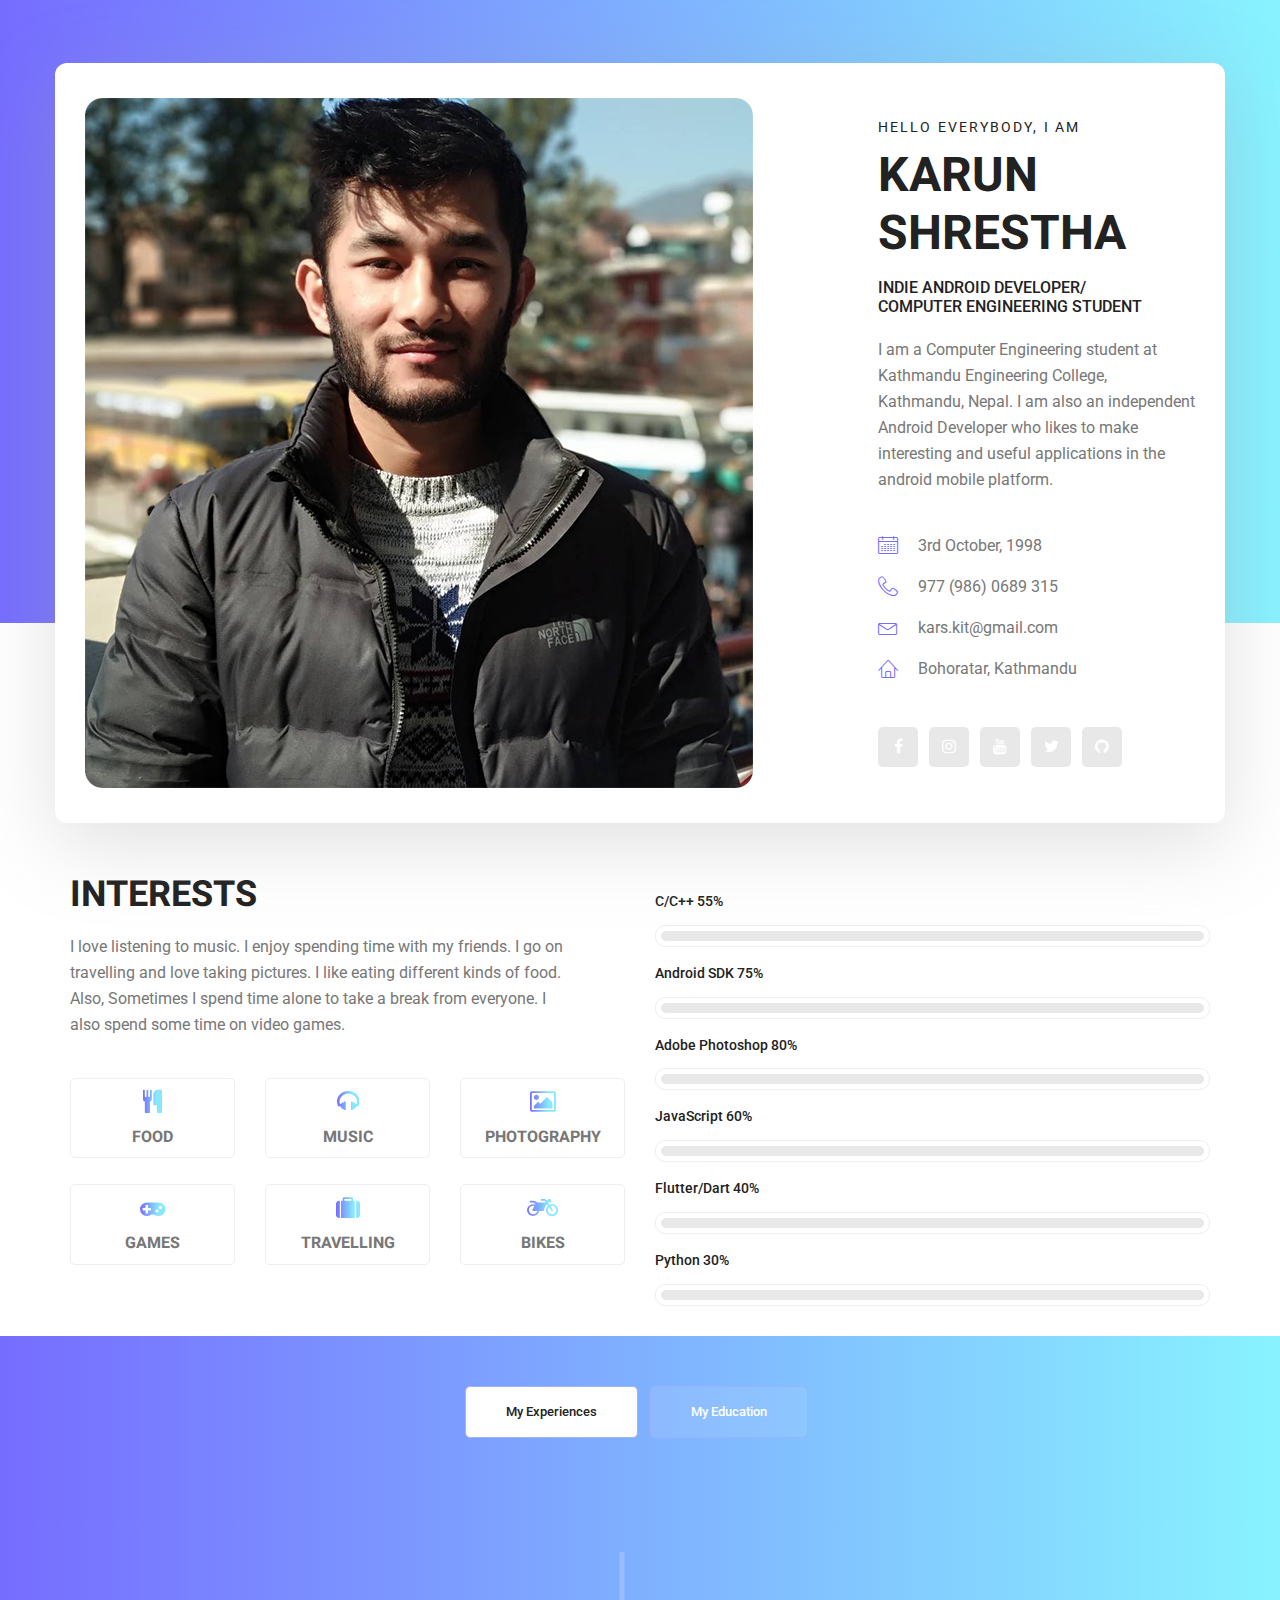
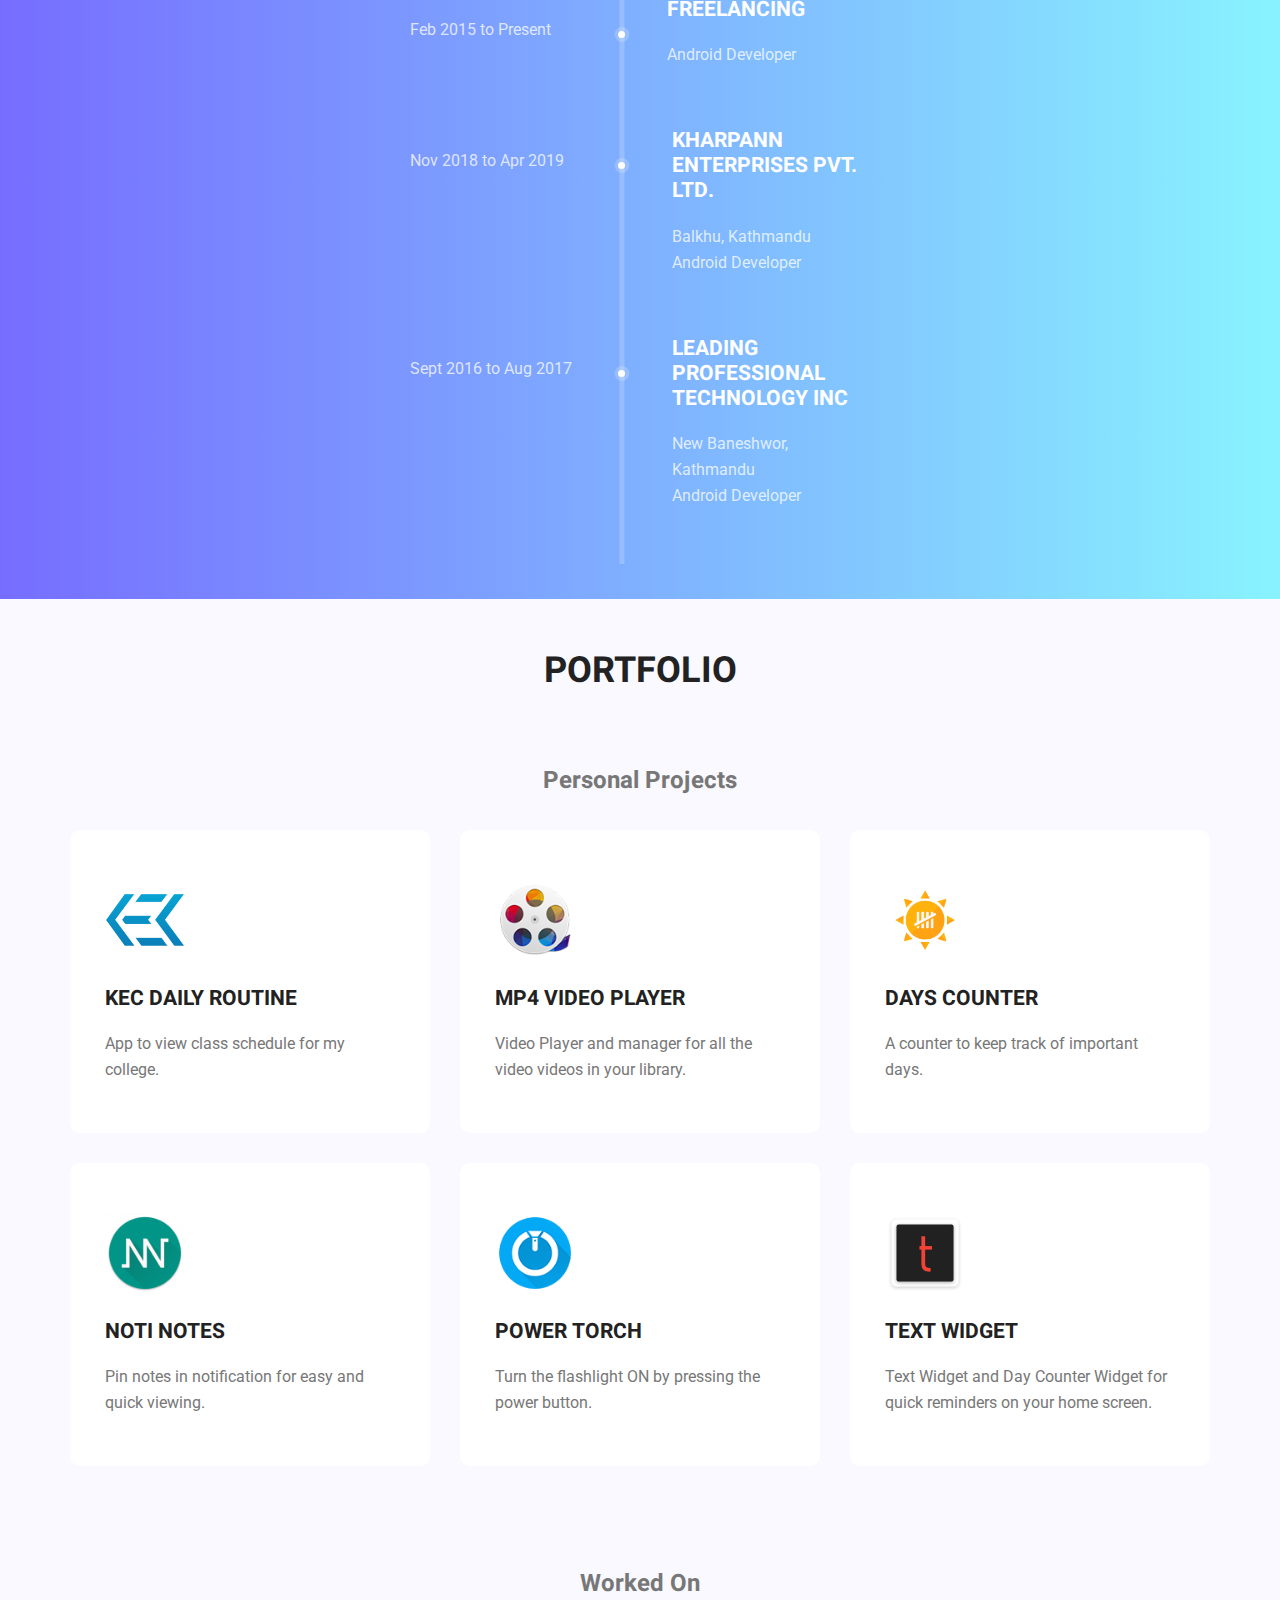
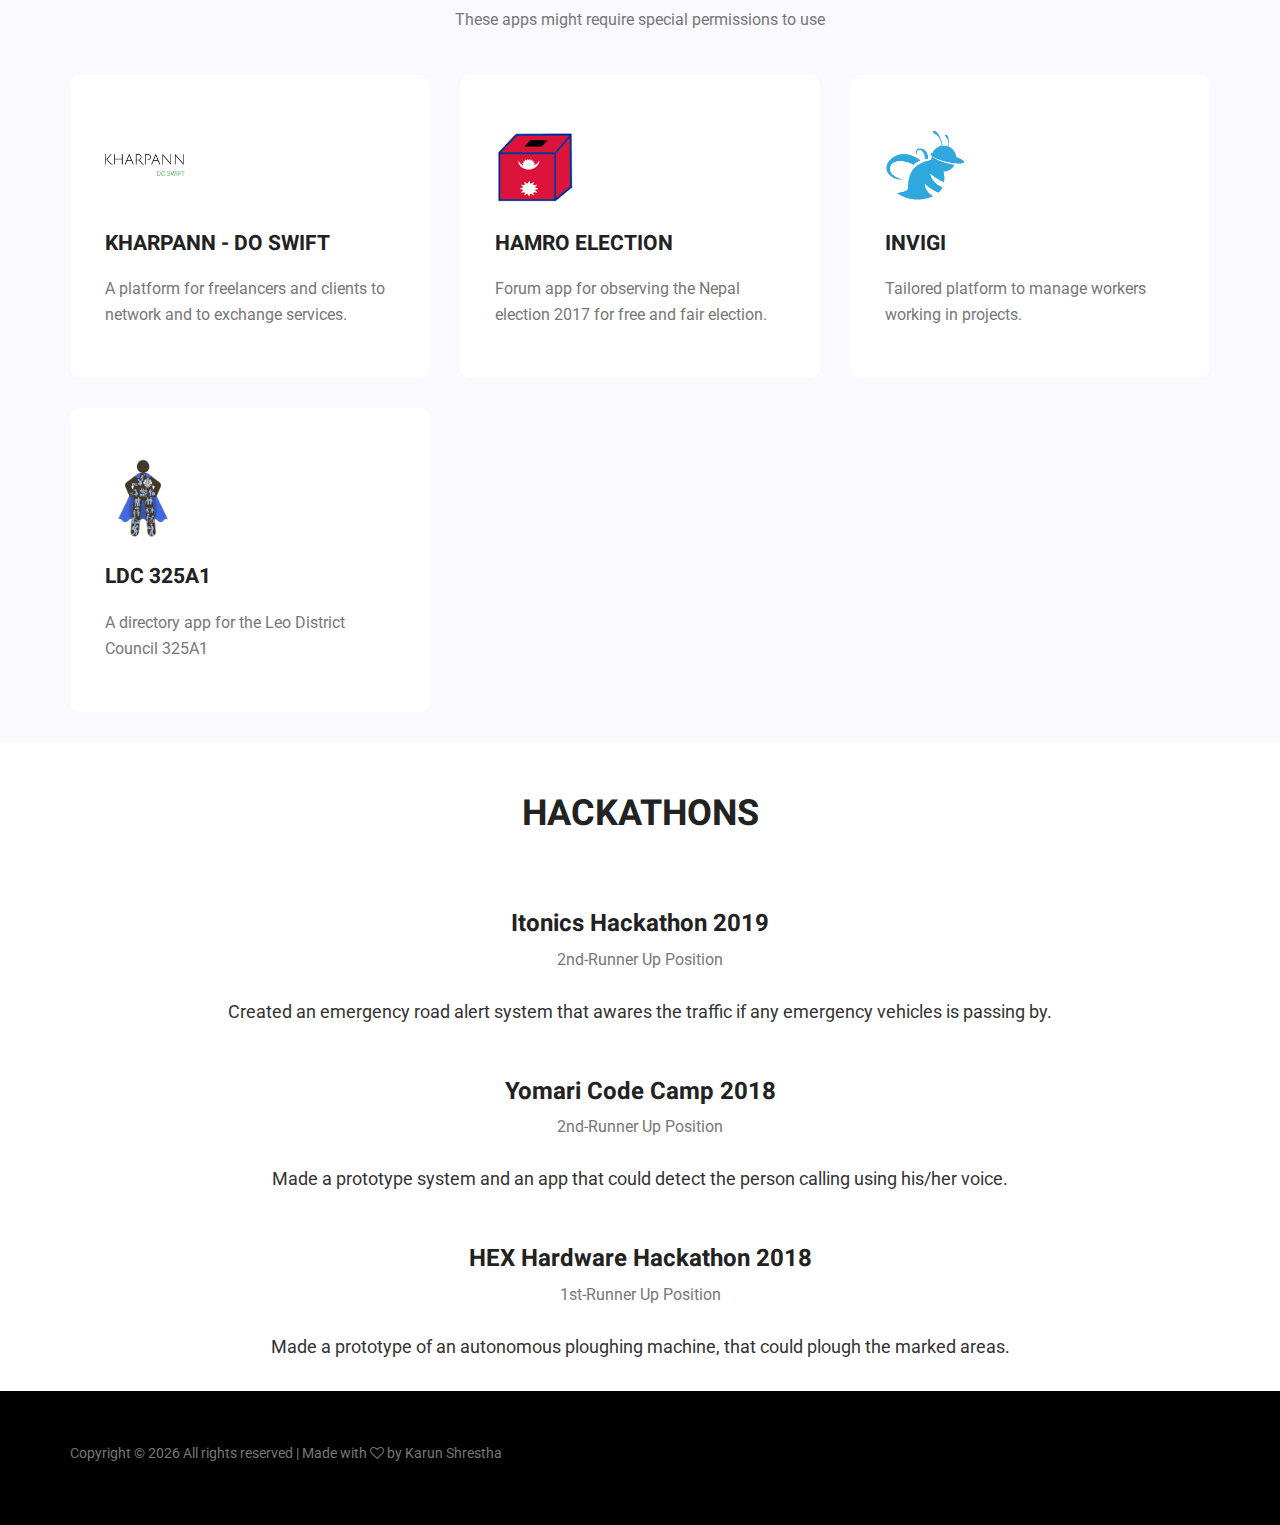
<file: index.html>
<!doctype html>
<html lang="en">
    <head>
        <!-- Required meta tags -->
        <meta charset="utf-8">
        <meta name="viewport" content="width=device-width, initial-scale=1, shrink-to-fit=no">
        <link rel="icon" href="img/favicon.png" type="image/png">
        <title>Karun Shrestha</title>
        <!-- Bootstrap CSS -->
        <link rel="stylesheet" href="css/bootstrap.css">
        <link rel="stylesheet" href="vendors/linericon/style.css">
        <link rel="stylesheet" href="css/font-awesome.min.css">
        <link rel="stylesheet" href="vendors/owl-carousel/owl.carousel.min.css">
        <link rel="stylesheet" href="vendors/lightbox/simpleLightbox.css">
        <link rel="stylesheet" href="vendors/nice-select/css/nice-select.css">
        <link rel="stylesheet" href="vendors/animate-css/animate.css">
        <link rel="stylesheet" href="vendors/popup/magnific-popup.css">
        <link rel="stylesheet" href="vendors/flaticon/flaticon.css">
        <!-- main css -->
        <link rel="stylesheet" href="css/style.css">
        <link rel="stylesheet" href="css/responsive.css">
        <style>
    		img[src="https://cdn.000webhost.com/000webhost/logo/footer-powered-by-000webhost-white2.png"]
    		{
    			display:none;
    		}
    	</style>
        
    </head>
    <body>
        <header>
        <!--================Header Menu Area =================-->
            <div class="main_menu">
            	<nav class="navbar navbar-expand-lg navbar-light">
					<div class="container box_1620">
						<!-- Brand and toggle get grouped for better mobile display -->
						<a class="navbar-brand logo_h" href="index.html"><img src="img/favicon.png" alt=""></a>
						<button class="navbar-toggler" type="button" data-toggle="collapse" data-target="#navbarSupportedContent" aria-controls="navbarSupportedContent" aria-expanded="false" aria-label="Toggle navigation">
							<span class="icon-bar"></span>
							<span class="icon-bar"></span>
							<span class="icon-bar"></span>
						</button>
						<!-- Collect the nav links, forms, and other content for toggling -->
						<div class="collapse navbar-collapse offset" id="navbarSupportedContent">
							<ul class="nav navbar-nav menu_nav ml-auto">
								<li class="nav-item active"><a class="nav-link" href="index.html">Home</a></li> 
								<li class="nav-item"><a class="nav-link" href="about-us.html">About</a></li> 
								<li class="nav-item"><a class="nav-link" href="services.html">Services</a></li> 
								<li class="nav-item submenu dropdown">
									<a href="#" class="nav-link dropdown-toggle" data-toggle="dropdown" role="button" aria-haspopup="true" aria-expanded="false">Pages</a>
									<ul class="dropdown-menu">
										<li class="nav-item"><a class="nav-link" href="portfolio.html">Portfolio</a></li>
										<li class="nav-item"><a class="nav-link" href="elements.html">Elements</a></li>
									</ul>
								</li> 
								<li class="nav-item submenu dropdown">
									<a href="#" class="nav-link dropdown-toggle" data-toggle="dropdown" role="button" aria-haspopup="true" aria-expanded="false">Blog</a>
									<ul class="dropdown-menu">
										<li class="nav-item"><a class="nav-link" href="blog.html">Blog</a></li>
										<li class="nav-item"><a class="nav-link" href="single-blog.html">Blog Details</a></li>
									</ul>
								</li> 
								<li class="nav-item"><a class="nav-link" href="contact.html">Contact</a></li>
							</ul>
						</div> 
					</div>
            	</nav>
            </div>
        </header>
        <!--================Header Menu Area =================-->
        
        <!--================Home Banner Area =================-->
        <section class="home_banner_area">
           	<div class="container box_1620">
           		<div class="banner_inner d-flex align-items-center">
					<div class="banner_content">
						<div class="media">
							<div class="d-flex">
								<img src="img/personal.jpg" alt="">
							</div>
							<div class="media-body">
								<div class="personal_text">
									<h6>Hello Everybody, i am</h6>
									<h3>Karun Shrestha</h3>
									<h4>Indie Android Developer/<br>Computer Engineering Student</h4>
									<p>I am a Computer Engineering student at Kathmandu Engineering
									College, Kathmandu, Nepal. I am also an independent Android Developer who likes
									to make interesting and useful applications in the android mobile platform.</p>
									<ul class="list basic_info">
										<li><a href="#"><i class="lnr lnr-calendar-full"></i> 3rd October, 1998</a></li>
										<li><a href="#"><i class="lnr lnr-phone-handset"></i> 977 (986) 0689 315</a></li>
										<li><a href="#"><i class="lnr lnr-envelope"></i> kars.kit@gmail.com</a></li>
										<li><a href="#"><i class="lnr lnr-home"></i> Bohoratar, Kathmandu</a></li>
									</ul>
									<ul class="list personal_social">
										<li><a href="https://www.facebook.com/kars.kit" target="_blank"><i class="fa fa-facebook"></i></a></li>
										<li><a href="https://www.instagram.com/karunstha" target="_blank"><i class="fa fa-instagram"></i></a></li>
										<li><a href="https://www.youtube.com/karunstha" target="_blank"><i class="fa fa-youtube"></i></a></li>
										<li><a href="https://www.twitter.com/karunstha" target="_blank"><i class="fa fa-twitter"></i></a></li>
										<li><a href="https://www.github.com/karskit" target="_blank"><i class="fa fa-github"></i></a></li>
									</ul>
								</div>
							</div>
						</div>
					</div>
				</div>
            </div>
        </section>
        <!--================End Home Banner Area =================-->
        
        <!--================Welcome Area =================-->
        <section class="welcome_area p_120">
        	<div class="container">
        		<div class="row welcome_inner">
        			<div class="col-lg-6">
        				<div class="welcome_text">

        					<h4>Interests</h4>
        					<p>I love listening to music. I enjoy spending time with my friends. I go on travelling and love taking pictures. I like eating different kinds of food. Also, Sometimes I spend time alone to take a break from everyone. I also spend some time on video games.</p>
        					<div class="row">
								<div class="col-md-4">
									<center>
										<div class="wel_item">
											<i class="fa fa-cutlery"></i>
											<h4>Food</h4>
											<!-- <p>Total Projects</p> -->
										</div>
									</center>
        						</div>
        						<div class="col-md-4">
									<center>
										<div class="wel_item">
											<i class="fa fa-headphones"></i>
											<h4>Music</h4>
											<!-- <p>Total Projects</p> -->
										</div>
									</center>
        						</div>
        						<div class="col-md-4">
									<center>
										<div class="wel_item">
											<i class="fa fa-photo"></i>
											<h4>Photography</h4>
											<!-- <p>Total Projects</p> -->
										</div>
									</center>
        						</div>
								
								<div class="col-md-4"><br>
									<center>
										<div class="wel_item">
											<i class="fa fa-gamepad"></i>
											<h4>Games</h4>
											<!-- <p>Total Projects</p> -->
										</div>
									</center>
        						</div>
								<div class="col-md-4"><br>
									<center>
										<div class="wel_item">
											<i class="fa fa-suitcase"></i>
											<h4>Travelling</h4>
											<!-- <p>Total Projects</p> -->
										</div>
									</center>
        						</div>
								<div class="col-md-4"><br>
									<center>
										<div class="wel_item">
											<i class="fa fa-motorcycle"></i>
											<h4>Bikes</h4>
											<!-- <p>Total Projects</p> -->
										</div>
									</center>
        						</div>
        					</div>
        				</div>
        			</div>
        			<div class="col-lg-6">
        				<div class="tools_expert">
        					<div class="skill_main">
								<div class="skill_item">
									<h4>C/C++ <span class="counter">80</span>%</h4>
									<div class="progress_br">
										<div class="progress">
											<div class="progress-bar" role="progressbar" aria-valuenow="80" aria-valuemin="0" aria-valuemax="100"></div>
										</div>
									</div>
								</div>
        <!--					    <div class="skill_item">-->
								<!--	<h4>HTML/CSS <span class="counter">75</span>%</h4>-->
								<!--	<div class="progress_br">-->
								<!--		<div class="progress">-->
								<!--			<div class="progress-bar" role="progressbar" aria-valuenow="40" aria-valuemin="0" aria-valuemax="100"></div>-->
								<!--		</div>-->
								<!--	</div>-->
								<!--</div>-->
								<div class="skill_item">
									<h4>Android SDK <span class="counter">75</span>%</h4>
									<div class="progress_br">
										<div class="progress">
											<div class="progress-bar" role="progressbar" aria-valuenow="75" aria-valuemin="0" aria-valuemax="100"></div>
										</div>
									</div>
								</div>
								<div class="skill_item">
									<h4>Adobe Photoshop <span class="counter">80</span>%</h4>
									<div class="progress_br">
										<div class="progress">
											<div class="progress-bar" role="progressbar" aria-valuenow="80" aria-valuemin="0" aria-valuemax="100"></div>
										</div>
									</div>
								</div>
								
								<div class="skill_item">
									<h4>JavaScript <span class="counter">60</span>%</h4>
									<div class="progress_br">
										<div class="progress">
											<div class="progress-bar" role="progressbar" aria-valuenow="60" aria-valuemin="0" aria-valuemax="100"></div>
										</div>
									</div>
								</div>	
								<div class="skill_item">
									<h4>Flutter/Dart <span class="counter">40</span>%</h4>
									<div class="progress_br">
										<div class="progress">
											<div class="progress-bar" role="progressbar" aria-valuenow="40" aria-valuemin="0" aria-valuemax="100"></div>
										</div>
									</div>
								</div>
								<div class="skill_item">
									<h4>Python <span class="counter">30</span>%</h4>
									<div class="progress_br">
										<div class="progress">
											<div class="progress-bar" role="progressbar" aria-valuenow="30" aria-valuemin="0" aria-valuemax="100"></div>
										</div>
									</div>
								</div>
							</div>
        				</div>
        			</div>
        		</div>
        	</div>
        </section>
        <!--================End Welcome Area =================-->
        
        <!--================My Tabs Area =================-->
        <section class="mytabs_area p_120">
        	<div class="container">
        		<div class="tabs_inner">
					<ul class="nav nav-tabs" id="myTab" role="tablist">
						<li class="nav-item">
							<a class="nav-link active" id="home-tab" data-toggle="tab" href="#home" role="tab" aria-controls="home" aria-selected="true">My Experiences</a>
						</li>
						<li class="nav-item">
							<a class="nav-link" id="profile-tab" data-toggle="tab" href="#profile" role="tab" aria-controls="profile" aria-selected="false">My Education</a>
						</li>
					</ul>
					<div class="tab-content" id="myTabContent">
						<div class="tab-pane fade show active" id="home" role="tabpanel" aria-labelledby="home-tab">
							<ul class="list">
								<li>
									<span></span>
									<div class="media">
										<div class="d-flex">
											<p>Feb 2015 to Present&nbsp;&nbsp;&nbsp;&nbsp;</p>
										</div>
										<div class="media-body">
											<h4>Freelancing</h4>
											<p>Android Developer</p>
										</div>
									</div>
								</li>
								<li>
									<span></span>
									<div class="media">
										<div class="d-flex">
											<p>Nov 2018 to Apr 2019&nbsp;&nbsp;</p>
										</div>
										<div class="media-body">
											<h4>Kharpann Enterprises Pvt. Ltd.</h4>
											<p>Balkhu, Kathmandu <br />Android Developer</p>
										</div>
									</div>
								</li>
								<li>
									<span></span>
									<div class="media">
										<div class="d-flex">
											<p>Sept 2016 to Aug 2017</p>
										</div>
										<div class="media-body">
											<h4>Leading Professional Technology INC</h4>
											<p>New Baneshwor, Kathmandu <br />Android Developer</p>
										</div>
									</div>
								</li>
								<!-- <li> -->
								<!-- <span></span> -->
									<!-- <div class="media"> -->
										<!-- <div class="d-flex"> -->
											<!-- <p>March 2017 to present</p> -->
										<!-- </div> -->
										<!-- <div class="media-body"> -->
											<!-- <h4>Colorlib</h4> -->
											<!-- <p>Senior Web Developer <br />Santa monica, Los angeles</p> -->
										<!-- </div> -->
									<!-- </div> -->
								<!-- </li> -->
							</ul>
						</div>
						<div class="tab-pane fade" id="profile" role="tabpanel" aria-labelledby="profile-tab">
							<ul class="list">
								<li>
									<span></span>
									<div class="media">
										<div class="d-flex">
											<p>October 2017 to Today</p>
										</div>
										<div class="media-body">
											<h4>Kathmandu Engineering College</h4>
											<p>Kalimati, Kathmandu <br />Bacheolers In Computer Engineering</p>
										</div>
									</div>
								</li>
								<li>
									<span></span>
									<div class="media">
										<div class="d-flex">
											<p>July 2014 to May 2016</p>
										</div>
										<div class="media-body">
											<h4>Trinity International College</h4>
											<p>Dilli Bazzar Height <br />+2</p>
										</div>
									</div>
								</li>
								<!-- <li> -->
								<!-- <span></span> -->
									<!-- <div class="media"> -->
										<!-- <div class="d-flex"> -->
											<!-- <p>March 2017 to present</p> -->
										<!-- </div> -->
										<!-- <div class="media-body"> -->
											<!-- <h4>Colorlib</h4> -->
											<!-- <p>Senior Web Developer <br />Santa monica, Los angeles</p> -->
										<!-- </div> -->
									<!-- </div> -->
								<!-- </li> -->
							</ul>
						</div>
					</div>
        		</div>
        	</div>
        </section>
        <!--================End My Tabs Area =================-->
        <a name="portfolio"></a>
        <!--================Feature Area =================-->
        <section class="feature_area p_120">
        	<div class="container">
        		<div class="main_title">
        			<h2>PORTFOLIO</h2>
        		</div>
        		<center><h3>Personal Projects</h3></center><br>
        		<div class="feature_inner row">		
        			<div class="col-lg-4 col-md-6">
						<a href="https://play.google.com/store/apps/details?id=com.halo.kecroutine" target="_blank" style="text-decoration:none" >
							<div class="feature_item">
								<img src="img\apps\kecroutine.png" height= "80px" width="80px"><br><br>
								<h4>KEC Daily Routine</h4>
								<font color="#777777">
								<p>App to view class schedule for my college.</p>
								</font>
							</div>
						</a>
        			</div>
        			<div class="col-lg-4 col-md-6">
						<a href="https://play.google.com/store/apps/details?id=com.halo.videoplayer" target="_blank" style="text-decoration:none" >
							<div class="feature_item">
								<img src="img\apps\haloplayer.png" height= "80px" width="80px"><br><br>
								<h4>MP4 Video Player</h4>
								<font color="#777777">
								<p>Video Player and manager for all the video videos in your library.</p>
								</font>
							</div>
						</a>
        			</div>	
        			<div class="col-lg-4 col-md-6">
						<a href="https://play.google.com/store/apps/details?id=com.halo.dayscounter" target="_blank" style="text-decoration:none" >
							<div class="feature_item">
								<img src="img\apps\dayscounter.png" height= "80px" width="80px"><br><br>
								<h4>Days Counter</h4>
								<font color="#777777">
								<p>A counter to keep track of important days.</p>
								</font>
							</div>
						</a>
        			</div>
        			<div class="col-lg-4 col-md-6">
						<a href="https://play.google.com/store/apps/details?id=com.halo.notinotes" target="_blank" style="text-decoration:none" >
							<div class="feature_item">
								<img src="img\apps\notinotes.png" height= "80px" width="80px"><br><br>
								<h4>Noti Notes</h4>
								<font color="#777777">
								<p>Pin notes in notification for easy and quick viewing.</p>
								</font>
							</div>
						</a>
        			</div>
      <!--  			<div class="col-lg-4 col-md-6">-->
						<!--<a href="https://play.google.com/store/apps/details?id=com.nep.haveabreak" target="_blank" style="text-decoration:none" >-->
						<!--	<div class="feature_item">-->
						<!--		<img src="img\apps\opticare.png" height= "80px" width="80px"><br><br>-->
						<!--		<h4>OptiCare</h4>-->
						<!--		<font color="#777777">-->
						<!--		<p>Blue light filter / Night Shift / Eye breaks reminder for a healthy eye.</p>-->
						<!--		</font>-->
						<!--	</div>-->
						<!--</a>-->
      <!--  			</div>-->
					<div class="col-lg-4 col-md-6">
						<a href="https://play.google.com/store/apps/details?id=nep.kat.powertorch" target="_blank" style="text-decoration:none" >
							<div class="feature_item">
								<img src="img\apps\powertorch.png" height= "80px" width="80px"><br><br>
								<h4>Power Torch</h4>
								<font color="#777777">
								<p>Turn the flashlight ON by pressing the power button.</p>
								</font>
							</div>
						</a>
        			</div>
					
					<div class="col-lg-4 col-md-6">
						<a href="https://play.google.com/store/apps/details?id=com.nep.textwidget" target="_blank" style="text-decoration:none" >
							<div class="feature_item">
								<img src="img\apps\textwidget.png" height= "80px" width="80px"><br><br>
								<h4>Text Widget</h4>
								<font color="#777777">
								<p>Text Widget and Day Counter Widget for quick reminders on your home screen.</p>
								</font>
							</div>
						</a>
        			</div>
					
					<!--<div class="col-lg-4 col-md-6">-->
					<!--	<a href="https://play.google.com/store/apps/details?id=com.halo.ytsmovies" target="_blank" style="text-decoration:none" >-->
					<!--		<div class="feature_item">-->
					<!--			<img src="img\apps\yts.png" height= "80px" width="80px"><br><br>-->
					<!--			<h4>YTS Movies Browser</h4>-->
					<!--			<font color="#777777">-->
					<!--			<p>Browse and Search movies available on YTS Movies.</p>-->
					<!--			</font>-->
					<!--		</div>-->
					<!--	</a>-->
     <!--   			</div>-->
					
        		</div>
        		<br><br><br><br>
        		<center><h3>Worked On</h3>
        		<p>These apps might require special permissions to use</p></center><br>
        		        		<div class="feature_inner row">		
        			<div class="col-lg-4 col-md-6">
						<a href="https://play.google.com/store/apps/details?id=com.kharpann" target="_blank" style="text-decoration:none" >
							<div class="feature_item">
								<img src="img\apps\kharpann.png" height= "80px" width="80px"><br><br>
								<h4>Kharpann - Do Swift</h4>
								<font color="#777777">
								<p>A platform for freelancers and clients to network and to exchange services.</p>
								</font>
							</div>
						</a>
        			</div>
        			
        			<div class="col-lg-4 col-md-6">
						<a href="https://play.google.com/store/apps/details?id=com.lpt.electionobservation" target="_blank" style="text-decoration:none" >
							<div class="feature_item">
								<img src="img\apps\hamro_election.png" height= "80px" width="80px"><br><br>
								<h4>Hamro Election</h4>
								<font color="#777777">
								<p>Forum app for observing the Nepal election 2017 for free and fair election.</p>
								</font>
							</div>
						</a>
        			</div>
        			
        			<div class="col-lg-4 col-md-6">
						<a href="https://play.google.com/store/apps/details?id=com.invigi.lpt" target="_blank" style="text-decoration:none" >
							<div class="feature_item">
								<img src="img\apps\invigi.png" height= "80px" width="80px"><br><br>
								<h4>Invigi</h4>
								<font color="#777777">
								<p>Tailored platform to manage workers working in projects.</p>
								</font>
							</div>
						</a>
					</div>
					
					<div class="col-lg-4 col-md-6">
						<a href="https://play.google.com/store/apps/details?id=com.leonepal.LDC_325A1" target="_blank" style="text-decoration:none" >
							<div class="feature_item">
								<img src="img\apps\ldc325A1.png" height= "80px" width="80px"><br><br>
								<h4>LDC 325A1</h4>
								<font color="#777777">
								<p>A directory app for the Leo District Council 325A1</p>
								</font>
							</div>
						</a>
        			</div>
        		</div>
        	</div>
        	
        	
        </section>
        <!--================End Feature Area =================-->
        
        <!--================Home Gallery Area =================-->
     <!--   <section class="home_gallery_area p_120">-->
     <!--   	<div class="container">-->
     <!--   		<div class="main_title">-->
     <!--   			<h2>My Photoshops</h2>-->
     <!--   			<p>Not a professional, but I like designing.</p>-->
     <!--   		</div>-->
        		<!-- <div class="isotope_fillter"> -->
        			<!-- <ul class="gallery_filter list"> -->
						<!-- <li class="active" data-filter="*"><a href="#">All</a></li> -->
						<!-- <li data-filter=".brand"><a href="#">Vector</a></li> -->
						<!-- <li data-filter=".manipul"><a href="#">Raster</a></li> -->
						<!-- <li data-filter=".creative"><a href="#">UI/UX</a></li> -->
						<!-- <li data-filter=".design"><a href="#">Printing</a></li> -->
					<!-- </ul> -->
        		<!-- </div> -->
     <!--   	</div>-->
     <!--   	<div class="container">-->
     <!--   		<div class="gallery_f_inner row imageGallery1">-->
     <!--   			<div class="col-lg-4 col-md-4 col-sm-6 brand manipul design print">-->
     <!--   				<div class="h_gallery_item">-->
     <!--   					<div class="g_img_item">-->
     <!--   						<img class="img-fluid" src="img/gallery/design1_thumb.jpg" alt="">-->
     <!--   						<a class="light" href="img/gallery/design1.jpg"><img src="img/gallery/icon.png" alt=""></a>-->
     <!--   					</div>-->
     <!--   					<div class="g_item_text">-->
     <!--   						<h4>Christmas Poster Design</h4>-->
        						<!-- <p>Client Project</p> -->
     <!--   					</div>-->
     <!--   				</div>-->
     <!--   			</div>-->
     <!--   			<div class="col-lg-4 col-md-4 col-sm-6 brand manipul creative">-->
     <!--   				<div class="h_gallery_item">-->
     <!--   					<div class="g_img_item">-->
     <!--   						<img class="img-fluid" src="img/gallery/design2_thumb.jpg" alt="">-->
     <!--   						<a class="light" href="img/gallery/design2.jpg"><img src="img/gallery/icon.png" alt=""></a>-->
     <!--   					</div>-->
     <!--   					<div class="g_item_text">-->
     <!--   						<h4>Dashain Card Design</h4>-->
        						<!-- <p>Client Project</p> -->
     <!--   					</div>-->
     <!--   				</div>-->
     <!--   			</div>-->
     <!--   			<div class="col-lg-4 col-md-4 col-sm-6 manipul creative design print">-->
     <!--   				<div class="h_gallery_item">-->
     <!--   					<div class="g_img_item">-->
     <!--   						<img class="img-fluid" src="img/gallery/design4_thumb.jpg" alt="">-->
     <!--   						<a class="light" href="img/gallery/design4.png"><img src="img/gallery/icon.png" alt=""></a>-->
     <!--   					</div>-->
     <!--   					<div class="g_item_text">-->
     <!--   						<h4>Snapchat GeoFilter for KEC</h4>-->
        						<!-- <p>Client Project</p> -->
     <!--   					</div>-->
     <!--   				</div>-->
     <!--   			</div>-->
        		<!-- <div class="more_btn"> -->
        			<!-- <a class="main_btn" href="#">Load More Items</a> -->
        		<!-- </div> -->
     <!--   		</div>-->
     <!--   	</div>-->
     <!--   </section>-->
        <!--================End Home Gallery Area =================-->
        
          <!--================Hackathon Area =================-->
        <section class="home_gallery_area p_120">
        	<div class="container">
        		<div class="main_title">
        			<h2>Hackathons</h2>
        		</div>
        	</div>
        	<center>
            <div class="container">
					<h3><font color=#222222>Itonics Hackathon 2019</font></h3>
					<p class="sample-text">
					    2nd-Runner Up Position
					    <br><br>
					</p>
					<p class="sample-text">
					    <font color=#333333 size="4">
					        Created an emergency road alert system that awares the traffic if any emergency vehicles is passing by.
					    </font>
					   
					</p>
					
					<br><br>
					<h3><font color=#222222>Yomari Code Camp 2018</font></h3>
					<p class="sample-text">
					    2nd-Runner Up Position
					    <br><br>
					</p>
					<p class="sample-text">
					    <font color=#333333 size="4">
					        Made a prototype system and an app that could detect the person calling using his/her voice.
					    </font>
					</p>
					
					<br><br>
					<h3><font color=#222222>HEX Hardware Hackathon 2018</font></h3>
					<p class="sample-text">
					    1st-Runner Up Position
					    <br><br>
					</p>
					<p class="sample-text">
					    <font color=#333333 size="4">
					        Made a prototype of an autonomous ploughing machine, that could plough the marked areas.
					    </font>
					</p>
					
				</div>
			</center>
        </section>
        
        <!--================End of Hackathon Area =================-->
        
        <!--================Testimonials Area =================-->
        <!-- <section class="testimonials_area p_120"> -->
        	<!-- <div class="container"> -->
        		<!-- <div class="main_title"> -->
        			<!-- <h2>Testimonials</h2> -->
        			<!-- <p>If you are looking at blank cassettes on the web, you may be very confused at the difference in price. You may see some for as low as $.17 each.</p> -->
        		<!-- </div> -->
        		<!-- <div class="testi_inner"> -->
					<!-- <div class="testi_slider owl-carousel"> -->
						<!-- <div class="item"> -->
							<!-- <div class="testi_item"> -->
								<!-- <p>As conscious traveling Paup ers we must always be oncerned about our dear Mother Earth. If you think about it, you travel across her face</p> -->
								<!-- <h4>Fanny Spencer</h4> -->
								<!-- <a href="#"><i class="fa fa-star"></i></a> -->
								<!-- <a href="#"><i class="fa fa-star"></i></a> -->
								<!-- <a href="#"><i class="fa fa-star"></i></a> -->
								<!-- <a href="#"><i class="fa fa-star"></i></a> -->
								<!-- <a href="#"><i class="fa fa-star-half-o"></i></a> -->
							<!-- </div> -->
						<!-- </div> -->
						<!-- <div class="item"> -->
							<!-- <div class="testi_item"> -->
								<!-- <p>As conscious traveling Paup ers we must always be oncerned about our dear Mother Earth. If you think about it, you travel across her face</p> -->
								<!-- <h4>Fanny Spencer</h4> -->
								<!-- <a href="#"><i class="fa fa-star"></i></a> -->
								<!-- <a href="#"><i class="fa fa-star"></i></a> -->
								<!-- <a href="#"><i class="fa fa-star"></i></a> -->
								<!-- <a href="#"><i class="fa fa-star"></i></a> -->
								<!-- <a href="#"><i class="fa fa-star-half-o"></i></a> -->
							<!-- </div> -->
						<!-- </div> -->
						<!-- <div class="item"> -->
							<!-- <div class="testi_item"> -->
								<!-- <p>As conscious traveling Paup ers we must always be oncerned about our dear Mother Earth. If you think about it, you travel across her face</p> -->
								<!-- <h4>Fanny Spencer</h4> -->
								<!-- <a href="#"><i class="fa fa-star"></i></a> -->
								<!-- <a href="#"><i class="fa fa-star"></i></a> -->
								<!-- <a href="#"><i class="fa fa-star"></i></a> -->
								<!-- <a href="#"><i class="fa fa-star"></i></a> -->
								<!-- <a href="#"><i class="fa fa-star-half-o"></i></a> -->
							<!-- </div> -->
						<!-- </div> -->
					<!-- </div> -->
        		<!-- </div> -->
        	<!-- </div> -->
        <!-- </section> -->
        <!--================End Testimonials Area =================-->
        
        <!--================Footer Area =================-->
        <footer class="footer_area p_120">
        	<div class="container">
        		<div class="row footer_inner">
        			<div class="col-lg-5 col-sm-6">
        				<aside class="f_widget ab_widget">
        					<!-- <div class="f_title"> -->
        						<!-- <h3>About Me</h3> -->
        					<!-- </div> -->
        					<!-- <p>Do you want to be even more successful? Learn to love learning and growth. The more effort you put into improving your skills,</p> -->
        					<p><!-- Link back to Colorlib can't be removed. Template is licensed under CC BY 3.0. -->
Copyright &copy; <script>document.write(new Date().getFullYear());</script> All rights reserved | Made with <i class="fa fa-heart-o" aria-hidden="true"></i> by Karun Shrestha
<!-- Link back to Colorlib can't be removed. Template is licensed under CC BY 3.0. --></p>
        				</aside>
        			</div>
        			<!-- <div class="col-lg-5 col-sm-6"> -->
        				<!-- <aside class="f_widget news_widget"> -->
        					<!-- <div class="f_title"> -->
        						<!-- <h3>Newsletter</h3> -->
        					<!-- </div> -->
        					<!-- <p>Stay updated with our latest trends</p> -->
        					<!-- <div id="mc_embed_signup"> -->
                                <!-- <form target="_blank" action="https://spondonit.us12.list-manage.com/subscribe/post?u=1462626880ade1ac87bd9c93a&amp;id=92a4423d01" method="get" class="subscribe_form relative"> -->
                                	<!-- <div class="input-group d-flex flex-row"> -->
                                        <!-- <input name="EMAIL" placeholder="Enter email address" onfocus="this.placeholder = ''" onblur="this.placeholder = 'Email Address '" required="" type="email"> -->
                                        <!-- <button class="btn sub-btn"><span class="lnr lnr-arrow-right"></span></button>		 -->
                                    <!-- </div>				 -->
                                    <!-- <div class="mt-10 info"></div> -->
                                <!-- </form> -->
                            <!-- </div> -->
        				<!-- </aside> -->
        			<!-- </div> -->
        			<!-- <div class="col-lg-2"> -->
        				<!-- <aside class="f_widget social_widget"> -->
        					<!-- <div class="f_title"> -->
        						<!-- <h3>Follow Me</h3> -->
        					<!-- </div> -->
        					<!-- <p>Let us be social</p> -->
        					<!-- <ul class="list"> -->
										<!-- <li><a href="https://www.facebook.com/kars.kit"><i class="fa fa-facebook"></i></a></li> -->
										<!-- <li><a href="https://www.instagram.com/karunstha"><i class="fa fa-instagram"></i></a></li> -->
										<!-- <li><a href="https://www.youtube.com/karunstha"><i class="fa fa-youtube"></i></a></li> -->
										<!-- <li><a href="https://www.twitter.com/karunstha"><i class="fa fa-twitter"></i></a></li> -->
        					<!-- </ul> -->
        				<!-- </aside> -->
        			<!-- </div> -->
        		</div>
        	</div>
        </footer>
        <!--================End Footer Area =================-->
    
        
        <!-- Optional JavaScript -->
        <!-- jQuery first, then Popper.js, then Bootstrap JS -->
        <script src="js/jquery-3.3.1.min.js"></script>
        <script src="js/popper.js"></script>
        <script src="js/bootstrap.min.js"></script>
        <script src="js/stellar.js"></script>
        <script src="vendors/lightbox/simpleLightbox.min.js"></script>
        <script src="vendors/nice-select/js/jquery.nice-select.min.js"></script>
        <script src="vendors/isotope/imagesloaded.pkgd.min.js"></script>
        <script src="vendors/isotope/isotope.pkgd.min.js"></script>
        <script src="vendors/owl-carousel/owl.carousel.min.js"></script>
        <script src="vendors/popup/jquery.magnific-popup.min.js"></script>
        <script src="js/jquery.ajaxchimp.min.js"></script>
        <script src="vendors/counter-up/jquery.waypoints.min.js"></script>
        <script src="vendors/counter-up/jquery.counterup.min.js"></script>
        <script src="js/mail-script.js"></script>
        <script src="js/theme.js"></script>
    </body>
</html>
</file>
<file: vendors/linericon/style.css>
@font-face {
	font-family: 'Linearicons-Free';
	src:url('fonts/Linearicons-Free.eot?w118d');
	src:url('fonts/Linearicons-Free.eot?#iefixw118d') format('embedded-opentype'),
		url('fonts/Linearicons-Free.woff2?w118d') format('woff2'),
		url('fonts/Linearicons-Free.woff?w118d') format('woff'),
		url('fonts/Linearicons-Free.ttf?w118d') format('truetype'),
		url('fonts/Linearicons-Free.svg?w118d#Linearicons-Free') format('svg');
	font-weight: normal;
	font-style: normal;
}

.lnr {
	font-family: 'Linearicons-Free';
	speak: none;
	font-style: normal;
	font-weight: normal;
	font-variant: normal;
	text-transform: none;
	line-height: 1;

	/* Better Font Rendering =========== */
	-webkit-font-smoothing: antialiased;
	-moz-osx-font-smoothing: grayscale;
}

.lnr-home:before {
	content: "\e800";
}
.lnr-apartment:before {
	content: "\e801";
}
.lnr-pencil:before {
	content: "\e802";
}
.lnr-magic-wand:before {
	content: "\e803";
}
.lnr-drop:before {
	content: "\e804";
}
.lnr-lighter:before {
	content: "\e805";
}
.lnr-poop:before {
	content: "\e806";
}
.lnr-sun:before {
	content: "\e807";
}
.lnr-moon:before {
	content: "\e808";
}
.lnr-cloud:before {
	content: "\e809";
}
.lnr-cloud-upload:before {
	content: "\e80a";
}
.lnr-cloud-download:before {
	content: "\e80b";
}
.lnr-cloud-sync:before {
	content: "\e80c";
}
.lnr-cloud-check:before {
	content: "\e80d";
}
.lnr-database:before {
	content: "\e80e";
}
.lnr-lock:before {
	content: "\e80f";
}
.lnr-cog:before {
	content: "\e810";
}
.lnr-trash:before {
	content: "\e811";
}
.lnr-dice:before {
	content: "\e812";
}
.lnr-heart:before {
	content: "\e813";
}
.lnr-star:before {
	content: "\e814";
}
.lnr-star-half:before {
	content: "\e815";
}
.lnr-star-empty:before {
	content: "\e816";
}
.lnr-flag:before {
	content: "\e817";
}
.lnr-envelope:before {
	content: "\e818";
}
.lnr-paperclip:before {
	content: "\e819";
}
.lnr-inbox:before {
	content: "\e81a";
}
.lnr-eye:before {
	content: "\e81b";
}
.lnr-printer:before {
	content: "\e81c";
}
.lnr-file-empty:before {
	content: "\e81d";
}
.lnr-file-add:before {
	content: "\e81e";
}
.lnr-enter:before {
	content: "\e81f";
}
.lnr-exit:before {
	content: "\e820";
}
.lnr-graduation-hat:before {
	content: "\e821";
}
.lnr-license:before {
	content: "\e822";
}
.lnr-music-note:before {
	content: "\e823";
}
.lnr-film-play:before {
	content: "\e824";
}
.lnr-camera-video:before {
	content: "\e825";
}
.lnr-camera:before {
	content: "\e826";
}
.lnr-picture:before {
	content: "\e827";
}
.lnr-book:before {
	content: "\e828";
}
.lnr-bookmark:before {
	content: "\e829";
}
.lnr-user:before {
	content: "\e82a";
}
.lnr-users:before {
	content: "\e82b";
}
.lnr-shirt:before {
	content: "\e82c";
}
.lnr-store:before {
	content: "\e82d";
}
.lnr-cart:before {
	content: "\e82e";
}
.lnr-tag:before {
	content: "\e82f";
}
.lnr-phone-handset:before {
	content: "\e830";
}
.lnr-phone:before {
	content: "\e831";
}
.lnr-pushpin:before {
	content: "\e832";
}
.lnr-map-marker:before {
	content: "\e833";
}
.lnr-map:before {
	content: "\e834";
}
.lnr-location:before {
	content: "\e835";
}
.lnr-calendar-full:before {
	content: "\e836";
}
.lnr-keyboard:before {
	content: "\e837";
}
.lnr-spell-check:before {
	content: "\e838";
}
.lnr-screen:before {
	content: "\e839";
}
.lnr-smartphone:before {
	content: "\e83a";
}
.lnr-tablet:before {
	content: "\e83b";
}
.lnr-laptop:before {
	content: "\e83c";
}
.lnr-laptop-phone:before {
	content: "\e83d";
}
.lnr-power-switch:before {
	content: "\e83e";
}
.lnr-bubble:before {
	content: "\e83f";
}
.lnr-heart-pulse:before {
	content: "\e840";
}
.lnr-construction:before {
	content: "\e841";
}
.lnr-pie-chart:before {
	content: "\e842";
}
.lnr-chart-bars:before {
	content: "\e843";
}
.lnr-gift:before {
	content: "\e844";
}
.lnr-diamond:before {
	content: "\e845";
}
.lnr-linearicons:before {
	content: "\e846";
}
.lnr-dinner:before {
	content: "\e847";
}
.lnr-coffee-cup:before {
	content: "\e848";
}
.lnr-leaf:before {
	content: "\e849";
}
.lnr-paw:before {
	content: "\e84a";
}
.lnr-rocket:before {
	content: "\e84b";
}
.lnr-briefcase:before {
	content: "\e84c";
}
.lnr-bus:before {
	content: "\e84d";
}
.lnr-car:before {
	content: "\e84e";
}
.lnr-train:before {
	content: "\e84f";
}
.lnr-bicycle:before {
	content: "\e850";
}
.lnr-wheelchair:before {
	content: "\e851";
}
.lnr-select:before {
	content: "\e852";
}
.lnr-earth:before {
	content: "\e853";
}
.lnr-smile:before {
	content: "\e854";
}
.lnr-sad:before {
	content: "\e855";
}
.lnr-neutral:before {
	content: "\e856";
}
.lnr-mustache:before {
	content: "\e857";
}
.lnr-alarm:before {
	content: "\e858";
}
.lnr-bullhorn:before {
	content: "\e859";
}
.lnr-volume-high:before {
	content: "\e85a";
}
.lnr-volume-medium:before {
	content: "\e85b";
}
.lnr-volume-low:before {
	content: "\e85c";
}
.lnr-volume:before {
	content: "\e85d";
}
.lnr-mic:before {
	content: "\e85e";
}
.lnr-hourglass:before {
	content: "\e85f";
}
.lnr-undo:before {
	content: "\e860";
}
.lnr-redo:before {
	content: "\e861";
}
.lnr-sync:before {
	content: "\e862";
}
.lnr-history:before {
	content: "\e863";
}
.lnr-clock:before {
	content: "\e864";
}
.lnr-download:before {
	content: "\e865";
}
.lnr-upload:before {
	content: "\e866";
}
.lnr-enter-down:before {
	content: "\e867";
}
.lnr-exit-up:before {
	content: "\e868";
}
.lnr-bug:before {
	content: "\e869";
}
.lnr-code:before {
	content: "\e86a";
}
.lnr-link:before {
	content: "\e86b";
}
.lnr-unlink:before {
	content: "\e86c";
}
.lnr-thumbs-up:before {
	content: "\e86d";
}
.lnr-thumbs-down:before {
	content: "\e86e";
}
.lnr-magnifier:before {
	content: "\e86f";
}
.lnr-cross:before {
	content: "\e870";
}
.lnr-menu:before {
	content: "\e871";
}
.lnr-list:before {
	content: "\e872";
}
.lnr-chevron-up:before {
	content: "\e873";
}
.lnr-chevron-down:before {
	content: "\e874";
}
.lnr-chevron-left:before {
	content: "\e875";
}
.lnr-chevron-right:before {
	content: "\e876";
}
.lnr-arrow-up:before {
	content: "\e877";
}
.lnr-arrow-down:before {
	content: "\e878";
}
.lnr-arrow-left:before {
	content: "\e879";
}
.lnr-arrow-right:before {
	content: "\e87a";
}
.lnr-move:before {
	content: "\e87b";
}
.lnr-warning:before {
	content: "\e87c";
}
.lnr-question-circle:before {
	content: "\e87d";
}
.lnr-menu-circle:before {
	content: "\e87e";
}
.lnr-checkmark-circle:before {
	content: "\e87f";
}
.lnr-cross-circle:before {
	content: "\e880";
}
.lnr-plus-circle:before {
	content: "\e881";
}
.lnr-circle-minus:before {
	content: "\e882";
}
.lnr-arrow-up-circle:before {
	content: "\e883";
}
.lnr-arrow-down-circle:before {
	content: "\e884";
}
.lnr-arrow-left-circle:before {
	content: "\e885";
}
.lnr-arrow-right-circle:before {
	content: "\e886";
}
.lnr-chevron-up-circle:before {
	content: "\e887";
}
.lnr-chevron-down-circle:before {
	content: "\e888";
}
.lnr-chevron-left-circle:before {
	content: "\e889";
}
.lnr-chevron-right-circle:before {
	content: "\e88a";
}
.lnr-crop:before {
	content: "\e88b";
}
.lnr-frame-expand:before {
	content: "\e88c";
}
.lnr-frame-contract:before {
	content: "\e88d";
}
.lnr-layers:before {
	content: "\e88e";
}
.lnr-funnel:before {
	content: "\e88f";
}
.lnr-text-format:before {
	content: "\e890";
}
.lnr-text-format-remove:before {
	content: "\e891";
}
.lnr-text-size:before {
	content: "\e892";
}
.lnr-bold:before {
	content: "\e893";
}
.lnr-italic:before {
	content: "\e894";
}
.lnr-underline:before {
	content: "\e895";
}
.lnr-strikethrough:before {
	content: "\e896";
}
.lnr-highlight:before {
	content: "\e897";
}
.lnr-text-align-left:before {
	content: "\e898";
}
.lnr-text-align-center:before {
	content: "\e899";
}
.lnr-text-align-right:before {
	content: "\e89a";
}
.lnr-text-align-justify:before {
	content: "\e89b";
}
.lnr-line-spacing:before {
	content: "\e89c";
}
.lnr-indent-increase:before {
	content: "\e89d";
}
.lnr-indent-decrease:before {
	content: "\e89e";
}
.lnr-pilcrow:before {
	content: "\e89f";
}
.lnr-direction-ltr:before {
	content: "\e8a0";
}
.lnr-direction-rtl:before {
	content: "\e8a1";
}
.lnr-page-break:before {
	content: "\e8a2";
}
.lnr-sort-alpha-asc:before {
	content: "\e8a3";
}
.lnr-sort-amount-asc:before {
	content: "\e8a4";
}
.lnr-hand:before {
	content: "\e8a5";
}
.lnr-pointer-up:before {
	content: "\e8a6";
}
.lnr-pointer-right:before {
	content: "\e8a7";
}
.lnr-pointer-down:before {
	content: "\e8a8";
}
.lnr-pointer-left:before {
	content: "\e8a9";
}
</file>
<file: vendors/nice-select/css/nice-select.css>
.nice-select {
  -webkit-tap-highlight-color: transparent;
  background-color: #fff;
  border-radius: 5px;
  border: solid 1px #e8e8e8;
  box-sizing: border-box;
  clear: both;
  cursor: pointer;
  display: block;
  float: left;
  font-family: inherit;
  font-size: 14px;
  font-weight: normal;
  height: 42px;
  line-height: 40px;
  outline: none;
  padding-left: 18px;
  padding-right: 30px;
  position: relative;
  text-align: left !important;
  -webkit-transition: all 0.2s ease-in-out;
  transition: all 0.2s ease-in-out;
  -webkit-user-select: none;
     -moz-user-select: none;
      -ms-user-select: none;
          user-select: none;
  white-space: nowrap;
  width: auto; }
  .nice-select:hover {
    border-color: #dbdbdb; }
  .nice-select:active, .nice-select.open, .nice-select:focus {
    border-color: #999; }
  .nice-select:after {
    border-bottom: 2px solid #999;
    border-right: 2px solid #999;
    content: '';
    display: block;
    height: 5px;
    margin-top: -4px;
    pointer-events: none;
    position: absolute;
    right: 12px;
    top: 50%;
    -webkit-transform-origin: 66% 66%;
        -ms-transform-origin: 66% 66%;
            transform-origin: 66% 66%;
    -webkit-transform: rotate(45deg);
        -ms-transform: rotate(45deg);
            transform: rotate(45deg);
    -webkit-transition: all 0.15s ease-in-out;
    transition: all 0.15s ease-in-out;
    width: 5px; }
  .nice-select.open:after {
    -webkit-transform: rotate(-135deg);
        -ms-transform: rotate(-135deg);
            transform: rotate(-135deg); }
  .nice-select.open .list {
    opacity: 1;
    pointer-events: auto;
    -webkit-transform: scale(1) translateY(0);
        -ms-transform: scale(1) translateY(0);
            transform: scale(1) translateY(0); }
  .nice-select.disabled {
    border-color: #ededed;
    color: #999;
    pointer-events: none; }
    .nice-select.disabled:after {
      border-color: #cccccc; }
  .nice-select.wide {
    width: 100%; }
    .nice-select.wide .list {
      left: 0 !important;
      right: 0 !important; }
  .nice-select.right {
    float: right; }
    .nice-select.right .list {
      left: auto;
      right: 0; }
  .nice-select.small {
    font-size: 12px;
    height: 36px;
    line-height: 34px; }
    .nice-select.small:after {
      height: 4px;
      width: 4px; }
    .nice-select.small .option {
      line-height: 34px;
      min-height: 34px; }
  .nice-select .list {
    background-color: #fff;
    border-radius: 5px;
    box-shadow: 0 0 0 1px rgba(68, 68, 68, 0.11);
    box-sizing: border-box;
    margin-top: 4px;
    opacity: 0;
    overflow: hidden;
    padding: 0;
    pointer-events: none;
    position: absolute;
    top: 100%;
    left: 0;
    -webkit-transform-origin: 50% 0;
        -ms-transform-origin: 50% 0;
            transform-origin: 50% 0;
    -webkit-transform: scale(0.75) translateY(-21px);
        -ms-transform: scale(0.75) translateY(-21px);
            transform: scale(0.75) translateY(-21px);
    -webkit-transition: all 0.2s cubic-bezier(0.5, 0, 0, 1.25), opacity 0.15s ease-out;
    transition: all 0.2s cubic-bezier(0.5, 0, 0, 1.25), opacity 0.15s ease-out;
    z-index: 9; }
    .nice-select .list:hover .option:not(:hover) {
      background-color: transparent !important; }
  .nice-select .option {
    cursor: pointer;
    font-weight: 400;
    line-height: 40px;
    list-style: none;
    min-height: 40px;
    outline: none;
    padding-left: 18px;
    padding-right: 29px;
    text-align: left;
    -webkit-transition: all 0.2s;
    transition: all 0.2s; }
    .nice-select .option:hover, .nice-select .option.focus, .nice-select .option.selected.focus {
      background-color: #f6f6f6; }
    .nice-select .option.selected {
      font-weight: bold; }
    .nice-select .option.disabled {
      background-color: transparent;
      color: #999;
      cursor: default; }

.no-csspointerevents .nice-select .list {
  display: none; }

.no-csspointerevents .nice-select.open .list {
  display: block; }
</file>
<file: vendors/flaticon/flaticon.css>
/*
  	Flaticon icon font: Flaticon
  	Creation date: 26/06/2018 17:19
  	*/

@font-face {
  font-family: "Flaticon";
  src: url("./Flaticon.eot");
  src: url("./Flaticon.eot?#iefix") format("embedded-opentype"),
       url("./Flaticon.woff") format("woff"),
       url("./Flaticon.ttf") format("truetype"),
       url("./Flaticon.svg#Flaticon") format("svg");
  font-weight: normal;
  font-style: normal;
}

@media screen and (-webkit-min-device-pixel-ratio:0) {
  @font-face {
    font-family: "Flaticon";
    src: url("./Flaticon.svg#Flaticon") format("svg");
  }
}

[class^="flaticon-"]:before, [class*=" flaticon-"]:before,
[class^="flaticon-"]:after, [class*=" flaticon-"]:after {   
  font-family: Flaticon;
        font-size: 20px;
font-style: normal;
margin-left: 20px;
}

.flaticon-skyline:before { content: "\f100"; }
.flaticon-sketch:before { content: "\f101"; }
.flaticon-city:before { content: "\f102"; }
</file>
<file: css/style.css>
/*----------------------------------------------------
@File: Default Styles
@Author: Rocky Ahmed
@URL: http://wethemez.com
Author E-mail: rockybd1995@gmail.com

This file contains the styling for the actual theme, this
is the file you need to edit to change the look of the
theme.
---------------------------------------------------- */
/*=====================================================================
@Template Name: Builder Construction 
@Author: Rocky Ahmed
@Developed By: Rocky Ahmed
@Developer URL: http://rocky.wethemez.com
Author E-mail: rockybd1995@gmail.com

@Default Styles

Table of Content:
01/ Variables
02/ predefin
03/ header
04/ button
05/ banner
06/ breadcrumb
07/ about
08/ team
09/ project 
10/ price 
11/ team 
12/ blog 
13/ video  
14/ features  
15/ career  
16/ contact 
17/ footer

=====================================================================*/
/*----------------------------------------------------*/
/*font Variables*/
/*Color Variables*/
/*=================== fonts ====================*/
@import url("https://fonts.googleapis.com/css?family=Heebo:300,400,700,900|Roboto:300,400,500,700");
/*---------------------------------------------------- */
/*----------------------------------------------------*/
.list {
  list-style: none;
  margin: 0px;
  padding: 0px; }

a {
  text-decoration: none;
  transition: all 0.3s ease-in-out; }
  a:hover, a:focus {
    text-decoration: none;
    outline: none; }

.row.m0 {
  margin: 0px; }

body {
  line-height: 26px;
  font-size: 16px;
  font-family: "Roboto", sans-serif;
  font-weight: normal;
  color: #777777; }

h1, h2, h3, h4, h5, h6 {
  font-family: "Heebo", sans-serif;
  font-weight: bold; }

button:focus {
  outline: none;
  box-shadow: none; }

.p0 {
  padding-left: 0px;
  padding-right: 0px; }

.p_120 {
  padding-top: 50px;
  padding-bottom: 30px; }

.p_100 {
  padding-top: 100px;
  padding-bottom: 100px; }

.pad_top {
  padding-top: 120px; }

.pad_bt {
  padding-bottom: 120px; }

.mt-25 {
  margin-top: 25px; }

@media (min-width: 1200px) {
  .container {
    max-width: 1170px; } }

@media (min-width: 1620px) {
  .box_1620 {
    max-width: 1620px;
    margin: auto;
    width: 100%;
    padding-left: 0px;
    padding-right: 0px; } }
/* Main Title Area css
============================================================================================ */
.main_title {
  text-align: center;
  max-width: 670px;
  margin: 0px auto 75px; }
  .main_title h2 {
    font-family: "Heebo", sans-serif;
    font-size: 36px;
    color: #222222;
    margin-bottom: 15px;
    text-transform: uppercase; }
  .main_title p {
    font-size: 16px;
    font-family: "Roboto", sans-serif;
    font-weight: normal;
    line-height: 26px;
    color: #777777;
    margin-bottom: 0px; }

/* End Main Title Area css
============================================================================================ */
/*---------------------------------------------------- */
/*----------------------------------------------------*/
/*---------------------------------------------------- */
/*----------------------------------------------------*/
/* Home Banner Area css
============================================================================================ */
.home_banner_area {
  position: relative;
  z-index: 1;
  background-image: -moz-linear-gradient(0deg, #766dff 0%, #88f3ff 100%);
  background-image: -webkit-linear-gradient(0deg, #766dff 0%, #88f3ff 100%);
  background-image: -ms-linear-gradient(0deg, #766dff 0%, #88f3ff 100%);
  margin-bottom: 200px;
margin-top: -200px}
  .home_banner_area .box_1620 {
    min-height: 700px;
    border-radius: 12px;
    position: relative;
    bottom: -200px;
    background: #fff;
    padding: 30px;
    box-shadow: 0px 20px 80px 0px rgba(153, 153, 153, 0.3); }
  .home_banner_area .banner_inner {
    position: relative;
    width: 100%;
    min-height: 700px;
    display: flex; }
    .home_banner_area .banner_inner .banner_content {
      color: #222222;
      vertical-align: middle;
      align-self: center;
      text-align: left; }
      .home_banner_area .banner_inner .banner_content .media .d-flex {
        padding-right: 125px; }
      .home_banner_area .banner_inner .banner_content .media .media-body {
        vertical-align: middle;
        align-self: center; }

.blog_banner {
  min-height: 780px;
  position: relative;
  z-index: 1;
  overflow: hidden;
  margin-bottom: 0px; }
  .blog_banner .banner_inner {
    background: #04091e;
    position: relative;
    overflow: hidden;
    width: 100%;
    min-height: 780px;
    z-index: 1; }
    .blog_banner .banner_inner .overlay {
      background: url(../img/banner/banner-2.jpg) no-repeat scroll center center;
      opacity: .5;
      height: 125%;
      position: absolute;
      left: 0px;
      top: 0px;
      width: 100%;
      z-index: -1; }
    .blog_banner .banner_inner .blog_b_text {
      max-width: 700px;
      margin: auto;
      color: #fff; }
      .blog_banner .banner_inner .blog_b_text h2 {
        font-size: 60px;
        font-weight: bold;
        font-family: "Heebo", sans-serif;
        line-height: 66px;
        margin-bottom: 15px;
        text-transform: uppercase; }
      .blog_banner .banner_inner .blog_b_text p {
        font-size: 16px;
        margin-bottom: 35px; }
      .blog_banner .banner_inner .blog_b_text .white_bg_btn {
        line-height: 42px;
        padding: 0px 45px;
        border-radius: 5px; }

.banner_box {
  max-width: 1620px;
  margin: auto; }

.banner_area {
  position: relative;
  z-index: 1;
  min-height: 350px;
  background-image: -moz-linear-gradient(0deg, #766dff 0%, #88f3ff 100%);
  background-image: -webkit-linear-gradient(0deg, #766dff 0%, #88f3ff 100%);
  background-image: -ms-linear-gradient(0deg, #766dff 0%, #88f3ff 100%);
  margin-bottom: 120px; }
  .banner_area .box_1620 {
    background: #fff;
    min-height: 360px;
    border-radius: 12px;
    position: relative;
    bottom: -120px;
    box-shadow: 0px 20px 80px 0px rgba(153, 153, 153, 0.3); }
  .banner_area .banner_inner {
    position: relative;
    overflow: hidden;
    width: 100%;
    min-height: 360px;
    z-index: 1; }
    .banner_area .banner_inner .banner_content h2 {
      color: #222222;
      font-size: 48px;
      font-family: "Heebo", sans-serif;
      margin-bottom: 0px;
      font-weight: bold; }
    .banner_area .banner_inner .banner_content .page_link a {
      font-size: 14px;
      color: #222222;
      font-family: "Roboto", sans-serif;
      margin-right: 32px;
      position: relative; }
      .banner_area .banner_inner .banner_content .page_link a:before {
        content: "\e87a";
        font-family: 'Linearicons-Free';
        position: absolute;
        right: -25px;
        top: 50%;
        transform: translateY(-50%); }
      .banner_area .banner_inner .banner_content .page_link a:last-child {
        margin-right: 0px; }
        .banner_area .banner_inner .banner_content .page_link a:last-child:before {
          display: none; }
      .banner_area .banner_inner .banner_content .page_link a:hover {
        color: #766dff; }

/* End Home Banner Area css
============================================================================================ */
/*---------------------------------------------------- */
/*----------------------------------------------------*/
/* Latest Blog Area css
============================================================================================ */
.latest_blog_inner {
  margin-bottom: -30px; }

.l_blog_item {
  margin-bottom: 30px; }
  .l_blog_item .date {
    font-size: 13px;
    font-family: "Roboto", sans-serif;
    font-weight: normal;
    color: #777777;
    margin-top: 20px;
    display: block;
    margin-bottom: 15px; }
  .l_blog_item h4 {
    font-size: 18px;
    line-height: 24px;
    color: #222222;
    border-bottom: 1px solid #eeeeee;
    padding-bottom: 20px;
    margin-bottom: 20px;
    transition: all 300ms linear 0s; }
  .l_blog_item p {
    margin-bottom: 0px; }
  .l_blog_item:hover h4 {
    color: #766dff; }

/* End Latest Blog Area css
============================================================================================ */
/*================= latest_blog_area css =============*/
.single-recent-blog-post {
  margin-bottom: 30px; }
  .single-recent-blog-post .thumb {
    overflow: hidden; }
    .single-recent-blog-post .thumb img {
      transition: all 0.7s linear; }
  .single-recent-blog-post .details {
    padding-top: 30px; }
    .single-recent-blog-post .details .sec_h4 {
      line-height: 24px;
      padding: 10px 0px 13px;
      transition: all 0.3s linear; }
      .single-recent-blog-post .details .sec_h4:hover {
        color: #777777; }
  .single-recent-blog-post .date {
    font-size: 14px;
    line-height: 24px;
    font-weight: 400; }
  .single-recent-blog-post:hover img {
    transform: scale(1.23) rotate(10deg); }

.tags .tag_btn {
  font-size: 12px;
  font-weight: 500;
  line-height: 20px;
  border: 1px solid #eeeeee;
  display: inline-block;
  padding: 1px 18px;
  text-align: center;
  color: #222222; }
  .tags .tag_btn:before {
    background: #766dff; }
  .tags .tag_btn + .tag_btn {
    margin-left: 2px; }

/*========= blog_categorie_area css ===========*/
.blog_categorie_area {
  padding-top: 80px;
  padding-bottom: 80px; }

.categories_post {
  position: relative;
  text-align: center;
  cursor: pointer; }
  .categories_post img {
    max-width: 100%; }
  .categories_post .categories_details {
    position: absolute;
    top: 20px;
    left: 20px;
    right: 20px;
    bottom: 20px;
    background: rgba(34, 34, 34, 0.8);
    color: #fff;
    transition: all 0.3s linear;
    display: flex;
    align-items: center;
    justify-content: center; }
    .categories_post .categories_details h5 {
      margin-bottom: 0px;
      font-size: 18px;
      line-height: 26px;
      text-transform: uppercase;
      color: #fff;
      position: relative; }
    .categories_post .categories_details p {
      font-weight: 300;
      font-size: 14px;
      line-height: 26px;
      margin-bottom: 0px; }
    .categories_post .categories_details .border_line {
      margin: 10px 0px;
      background: #fff;
      width: 100%;
      height: 1px; }
  .categories_post:hover .categories_details {
    background-image: -moz-linear-gradient(0deg, #766dff 0%, #88f3ff 100%);
    background-image: -webkit-linear-gradient(0deg, #766dff 0%, #88f3ff 100%);
    background-image: -ms-linear-gradient(0deg, #766dff 0%, #88f3ff 100%);
    opacity: 0.851; }

/*============ blog_left_sidebar css ==============*/
.blog_item {
  margin-bottom: 40px; }

.blog_info {
  padding-top: 30px; }
  .blog_info .post_tag {
    padding-bottom: 20px; }
    .blog_info .post_tag a {
      font: 300 14px/21px "Roboto", sans-serif;
      color: #222222; }
      .blog_info .post_tag a:hover {
        color: #777777; }
      .blog_info .post_tag a.active {
        color: #766dff; }
  .blog_info .blog_meta li a {
    font: 300 14px/20px "Roboto", sans-serif;
    color: #777777;
    vertical-align: middle;
    padding-bottom: 12px;
    display: inline-block; }
    .blog_info .blog_meta li a i {
      color: #222222;
      font-size: 16px;
      font-weight: 600;
      padding-left: 15px;
      line-height: 20px;
      vertical-align: middle; }
    .blog_info .blog_meta li a:hover {
      color: #766dff; }

.blog_post img {
  max-width: 100%; }

.blog_details {
  padding-top: 20px; }
  .blog_details h2 {
    font-size: 24px;
    line-height: 36px;
    color: #222222;
    font-weight: 600;
    transition: all 0.3s linear; }
    .blog_details h2:hover {
      color: #766dff; }
  .blog_details p {
    margin-bottom: 26px; }

.view_btn {
  font-size: 14px;
  line-height: 36px;
  display: inline-block;
  color: #222222;
  font-weight: 500;
  padding: 0px 30px;
  background: #fff; }

.blog_right_sidebar {
  border: 1px solid #eeeeee;
  background: #fafaff;
  padding: 30px; }
  .blog_right_sidebar .widget_title {
    font-size: 18px;
    line-height: 25px;
    background: #766dff;
    text-align: center;
    color: #fff;
    padding: 8px 0px;
    margin-bottom: 30px; }
  .blog_right_sidebar .search_widget .input-group .form-control {
    font-size: 14px;
    line-height: 29px;
    border: 0px;
    width: 100%;
    font-weight: 300;
    color: #fff;
    padding-left: 20px;
    border-radius: 45px;
    z-index: 0;
    background: #766dff; }
    .blog_right_sidebar .search_widget .input-group .form-control.placeholder {
      color: #fff; }
    .blog_right_sidebar .search_widget .input-group .form-control:-moz-placeholder {
      color: #fff; }
    .blog_right_sidebar .search_widget .input-group .form-control::-moz-placeholder {
      color: #fff; }
    .blog_right_sidebar .search_widget .input-group .form-control::-webkit-input-placeholder {
      color: #fff; }
    .blog_right_sidebar .search_widget .input-group .form-control:focus {
      box-shadow: none; }
  .blog_right_sidebar .search_widget .input-group .btn-default {
    position: absolute;
    right: 20px;
    background: transparent;
    border: 0px;
    box-shadow: none;
    font-size: 14px;
    color: #fff;
    padding: 0px;
    top: 50%;
    transform: translateY(-50%);
    z-index: 1; }
  .blog_right_sidebar .author_widget {
    text-align: center; }
    .blog_right_sidebar .author_widget h4 {
      font-size: 18px;
      line-height: 20px;
      color: #222222;
      margin-bottom: 5px;
      margin-top: 30px; }
    .blog_right_sidebar .author_widget p {
      margin-bottom: 0px; }
    .blog_right_sidebar .author_widget .social_icon {
      padding: 7px 0px 15px; }
      .blog_right_sidebar .author_widget .social_icon a {
        font-size: 14px;
        color: #222222;
        transition: all 0.2s linear; }
        .blog_right_sidebar .author_widget .social_icon a + a {
          margin-left: 20px; }
        .blog_right_sidebar .author_widget .social_icon a:hover {
          color: #766dff; }
  .blog_right_sidebar .popular_post_widget .post_item .media-body {
    justify-content: center;
    align-self: center;
    padding-left: 20px; }
    .blog_right_sidebar .popular_post_widget .post_item .media-body h3 {
      font-size: 14px;
      line-height: 20px;
      color: #222222;
      margin-bottom: 4px;
      transition: all 0.3s linear; }
      .blog_right_sidebar .popular_post_widget .post_item .media-body h3:hover {
        color: #766dff; }
    .blog_right_sidebar .popular_post_widget .post_item .media-body p {
      font-size: 12px;
      line-height: 21px;
      margin-bottom: 0px; }
  .blog_right_sidebar .popular_post_widget .post_item + .post_item {
    margin-top: 20px; }
  .blog_right_sidebar .post_category_widget .cat-list li {
    border-bottom: 2px dotted #eee;
    transition: all 0.3s ease 0s;
    padding-bottom: 12px; }
    .blog_right_sidebar .post_category_widget .cat-list li a {
      font-size: 14px;
      line-height: 20px;
      color: #777; }
      .blog_right_sidebar .post_category_widget .cat-list li a p {
        margin-bottom: 0px; }
    .blog_right_sidebar .post_category_widget .cat-list li + li {
      padding-top: 15px; }
    .blog_right_sidebar .post_category_widget .cat-list li:hover {
      border-color: #766dff; }
      .blog_right_sidebar .post_category_widget .cat-list li:hover a {
        color: #766dff; }
  .blog_right_sidebar .newsletter_widget {
    text-align: center; }
    .blog_right_sidebar .newsletter_widget .form-group {
      margin-bottom: 8px; }
    .blog_right_sidebar .newsletter_widget .input-group-prepend {
      margin-right: -1px; }
    .blog_right_sidebar .newsletter_widget .input-group-text {
      background: #fff;
      border-radius: 0px;
      vertical-align: top;
      font-size: 12px;
      line-height: 36px;
      padding: 0px 0px 0px 15px;
      border: 1px solid #eeeeee;
      border-right: 0px; }
    .blog_right_sidebar .newsletter_widget .form-control {
      font-size: 12px;
      line-height: 24px;
      color: #cccccc;
      border: 1px solid #eeeeee;
      border-left: 0px;
      border-radius: 0px; }
      .blog_right_sidebar .newsletter_widget .form-control.placeholder {
        color: #cccccc; }
      .blog_right_sidebar .newsletter_widget .form-control:-moz-placeholder {
        color: #cccccc; }
      .blog_right_sidebar .newsletter_widget .form-control::-moz-placeholder {
        color: #cccccc; }
      .blog_right_sidebar .newsletter_widget .form-control::-webkit-input-placeholder {
        color: #cccccc; }
      .blog_right_sidebar .newsletter_widget .form-control:focus {
        outline: none;
        box-shadow: none; }
    .blog_right_sidebar .newsletter_widget .bbtns {
      background: #766dff;
      color: #fff;
      font-size: 12px;
      line-height: 38px;
      display: inline-block;
      font-weight: 500;
      padding: 0px 24px 0px 24px;
      border-radius: 0; }
    .blog_right_sidebar .newsletter_widget .text-bottom {
      font-size: 12px; }
  .blog_right_sidebar .tag_cloud_widget ul li {
    display: inline-block; }
    .blog_right_sidebar .tag_cloud_widget ul li a {
      display: inline-block;
      border: 1px solid #eee;
      background: #fff;
      padding: 0px 13px;
      margin-bottom: 8px;
      transition: all 0.3s ease 0s;
      color: #222222;
      font-size: 12px; }
      .blog_right_sidebar .tag_cloud_widget ul li a:hover {
        background-image: -moz-linear-gradient(0deg, #766dff 0%, #88f3ff 100%);
        background-image: -webkit-linear-gradient(0deg, #766dff 0%, #88f3ff 100%);
        background-image: -ms-linear-gradient(0deg, #766dff 0%, #88f3ff 100%);
        color: #fff; }
  .blog_right_sidebar .br {
    width: 100%;
    height: 1px;
    background: #eeeeee;
    margin: 30px 0px; }

.blog-pagination {
  padding-top: 25px;
  padding-bottom: 95px; }
  .blog-pagination .page-link {
    border-radius: 0; }
  .blog-pagination .page-item {
    border: none; }

.page-link {
  background: transparent;
  font-weight: 400; }

.blog-pagination .page-item.active .page-link {
  background-color: #766dff;
  border-color: transparent;
  color: #fff; }

.blog-pagination .page-link {
  position: relative;
  display: block;
  padding: 0.5rem 0.75rem;
  margin-left: -1px;
  line-height: 1.25;
  color: #8a8a8a;
  border: none; }

.blog-pagination .page-link .lnr {
  font-weight: 600; }

.blog-pagination .page-item:last-child .page-link,
.blog-pagination .page-item:first-child .page-link {
  border-radius: 0; }

.blog-pagination .page-link:hover {
  color: #fff;
  text-decoration: none;
  background-color: #766dff;
  border-color: #eee; }

/*============ Start Blog Single Styles  =============*/
.single-post-area .social-links {
  padding-top: 10px; }
  .single-post-area .social-links li {
    display: inline-block;
    margin-bottom: 10px; }
    .single-post-area .social-links li a {
      color: #cccccc;
      padding: 7px;
      font-size: 14px;
      transition: all 0.2s linear; }
      .single-post-area .social-links li a:hover {
        color: #222222; }
.single-post-area .blog_details {
  padding-top: 26px; }
  .single-post-area .blog_details p {
    margin-bottom: 10px; }
.single-post-area .quotes {
  margin-top: 20px;
  margin-bottom: 30px;
  padding: 24px 35px 24px 30px;
  background-color: white;
  box-shadow: -20.84px 21.58px 30px 0px rgba(176, 176, 176, 0.1);
  font-size: 14px;
  line-height: 24px;
  color: #777;
  font-style: italic; }
.single-post-area .arrow {
  position: absolute; }
  .single-post-area .arrow .lnr {
    font-size: 20px;
    font-weight: 600; }
.single-post-area .thumb .overlay-bg {
  background: rgba(0, 0, 0, 0.8); }
.single-post-area .navigation-area {
  border-top: 1px solid #eee;
  padding-top: 30px;
  margin-top: 60px; }
  .single-post-area .navigation-area p {
    margin-bottom: 0px; }
  .single-post-area .navigation-area h4 {
    font-size: 18px;
    line-height: 25px;
    color: #222222; }
  .single-post-area .navigation-area .nav-left {
    text-align: left; }
    .single-post-area .navigation-area .nav-left .thumb {
      margin-right: 20px;
      background: #000; }
      .single-post-area .navigation-area .nav-left .thumb img {
        transition: all 300ms linear 0s; }
    .single-post-area .navigation-area .nav-left .lnr {
      margin-left: 20px;
      opacity: 0;
      transition: all 300ms linear 0s; }
    .single-post-area .navigation-area .nav-left:hover .lnr {
      opacity: 1; }
    .single-post-area .navigation-area .nav-left:hover .thumb img {
      opacity: .5; }
    @media (max-width: 767px) {
      .single-post-area .navigation-area .nav-left {
        margin-bottom: 30px; } }
  .single-post-area .navigation-area .nav-right {
    text-align: right; }
    .single-post-area .navigation-area .nav-right .thumb {
      margin-left: 20px;
      background: #000; }
      .single-post-area .navigation-area .nav-right .thumb img {
        transition: all 300ms linear 0s; }
    .single-post-area .navigation-area .nav-right .lnr {
      margin-right: 20px;
      opacity: 0;
      transition: all 300ms linear 0s; }
    .single-post-area .navigation-area .nav-right:hover .lnr {
      opacity: 1; }
    .single-post-area .navigation-area .nav-right:hover .thumb img {
      opacity: .5; }
@media (max-width: 991px) {
  .single-post-area .sidebar-widgets {
    padding-bottom: 0px; } }

.comments-area {
  background: #fafaff;
  border: 1px solid #eee;
  padding: 50px 30px;
  margin-top: 50px; }
  @media (max-width: 414px) {
    .comments-area {
      padding: 50px 8px; } }
  .comments-area h4 {
    text-align: center;
    margin-bottom: 50px;
    color: #222222;
    font-size: 18px; }
  .comments-area h5 {
    font-size: 16px;
    margin-bottom: 0px; }
  .comments-area a {
    color: #222222; }
  .comments-area .comment-list {
    padding-bottom: 48px; }
    .comments-area .comment-list:last-child {
      padding-bottom: 0px; }
    .comments-area .comment-list.left-padding {
      padding-left: 25px; }
    @media (max-width: 413px) {
      .comments-area .comment-list .single-comment h5 {
        font-size: 12px; }
      .comments-area .comment-list .single-comment .date {
        font-size: 11px; }
      .comments-area .comment-list .single-comment .comment {
        font-size: 10px; } }
  .comments-area .thumb {
    margin-right: 20px; }
  .comments-area .date {
    font-size: 13px;
    color: #cccccc;
    margin-bottom: 13px; }
  .comments-area .comment {
    color: #777777;
    margin-bottom: 0px; }
  .comments-area .btn-reply {
    background-color: #fff;
    color: #222222;
    border: 1px solid #eee;
    padding: 2px 18px;
    font-size: 12px;
    display: block;
    font-weight: 600;
    transition: all 300ms linear 0s; }
    .comments-area .btn-reply:hover {
      background-color: #766dff;
      color: #fff; }

.comment-form {
  background: #fafaff;
  text-align: center;
  border: 1px solid #eee;
  padding: 47px 30px 43px;
  margin-top: 50px;
  margin-bottom: 0px; }
  .comment-form h4 {
    text-align: center;
    margin-bottom: 50px;
    font-size: 18px;
    line-height: 22px;
    color: #222222; }
  .comment-form .name {
    padding-left: 0px; }
    @media (max-width: 767px) {
      .comment-form .name {
        padding-right: 0px;
        margin-bottom: 1rem; } }
  .comment-form .email {
    padding-right: 0px; }
    @media (max-width: 991px) {
      .comment-form .email {
        padding-left: 0px; } }
  .comment-form .form-control {
    padding: 8px 20px;
    background: #fff;
    border: none;
    border-radius: 0px;
    width: 100%;
    font-size: 14px;
    color: #777777;
    border: 1px solid transparent; }
    .comment-form .form-control:focus {
      box-shadow: none;
      border: 1px solid #eee; }
  .comment-form textarea.form-control {
    height: 140px;
    resize: none; }
  .comment-form ::-webkit-input-placeholder {
    /* Chrome/Opera/Safari */
    font-size: 13px;
    color: #777; }
  .comment-form ::-moz-placeholder {
    /* Firefox 19+ */
    font-size: 13px;
    color: #777; }
  .comment-form :-ms-input-placeholder {
    /* IE 10+ */
    font-size: 13px;
    color: #777; }
  .comment-form :-moz-placeholder {
    /* Firefox 18- */
    font-size: 13px;
    color: #777; }

/*============ End Blog Single Styles  =============*/
/*---------------------------------------------------- */
/*----------------------------------------------------*/
/* Reservation Form Area css
============================================================================================ */
.reservation_form_area .res_form_inner {
  max-width: 555px;
  margin: auto;
  box-shadow: 0px 10px 30px 0px rgba(153, 153, 153, 0.1);
  padding: 75px 50px;
  position: relative; }
  .reservation_form_area .res_form_inner:before {
    content: "";
    background: url(../img/contact-shap-1.png);
    position: absolute;
    left: -125px;
    height: 421px;
    width: 98px;
    top: 50%;
    transform: translateY(-50%); }
  .reservation_form_area .res_form_inner:after {
    content: "";
    background: url(../img/contact-shap-2.png);
    position: absolute;
    right: -125px;
    height: 421px;
    width: 98px;
    top: 50%;
    transform: translateY(-50%); }

.reservation_form .form-group input {
  height: 40px;
  border-radius: 0px;
  border: 1px solid #eeeeee;
  outline: none;
  box-shadow: none;
  padding: 0px 15px;
  font-size: 13px;
  font-family: "Roboto", sans-serif;
  font-weight: 300;
  color: #999999; }
  .reservation_form .form-group input.placeholder {
    font-size: 13px;
    font-family: "Roboto", sans-serif;
    font-weight: 300;
    color: #999999; }
  .reservation_form .form-group input:-moz-placeholder {
    font-size: 13px;
    font-family: "Roboto", sans-serif;
    font-weight: 300;
    color: #999999; }
  .reservation_form .form-group input::-moz-placeholder {
    font-size: 13px;
    font-family: "Roboto", sans-serif;
    font-weight: 300;
    color: #999999; }
  .reservation_form .form-group input::-webkit-input-placeholder {
    font-size: 13px;
    font-family: "Roboto", sans-serif;
    font-weight: 300;
    color: #999999; }
.reservation_form .form-group .res_select {
  height: 40px;
  border: 1px solid #eeeeee;
  border-radius: 0px;
  width: 100%;
  padding: 0px 15px;
  line-height: 36px; }
  .reservation_form .form-group .res_select .current {
    font-size: 13px;
    font-family: "Roboto", sans-serif;
    font-weight: 300;
    color: #999999; }
  .reservation_form .form-group .res_select:after {
    content: "\e874";
    font-family: 'Linearicons-Free';
    color: #cccccc;
    transform: rotate(0deg);
    border: none;
    margin-top: -17px;
    font-size: 13px;
    right: 22px; }
.reservation_form .form-group:last-child {
  text-align: center; }

/* End Reservation Form Area css
============================================================================================ */
/*============== contact_area css ================*/
.mapBox {
  height: 420px;
  margin-bottom: 80px; }

.contact_info .info_item {
  position: relative;
  padding-left: 45px; }
  .contact_info .info_item i {
    position: absolute;
    left: 0;
    top: 0;
    font-size: 20px;
    line-height: 24px;
    color: #766dff;
    font-weight: 600; }
  .contact_info .info_item h6 {
    font-size: 16px;
    line-height: 24px;
    color: "Roboto", sans-serif;
    font-weight: bold;
    margin-bottom: 0px;
    color: #222222; }
    .contact_info .info_item h6 a {
      color: #222222; }
  .contact_info .info_item p {
    font-size: 14px;
    line-height: 24px;
    padding: 2px 0px; }

.contact_form .form-group {
  margin-bottom: 10px; }
  .contact_form .form-group .form-control {
    font-size: 13px;
    line-height: 26px;
    color: #999;
    border: 1px solid #eeeeee;
    font-family: "Roboto", sans-serif;
    border-radius: 0px;
    padding-left: 20px; }
    .contact_form .form-group .form-control:focus {
      box-shadow: none;
      outline: none; }
    .contact_form .form-group .form-control.placeholder {
      color: #999; }
    .contact_form .form-group .form-control:-moz-placeholder {
      color: #999; }
    .contact_form .form-group .form-control::-moz-placeholder {
      color: #999; }
    .contact_form .form-group .form-control::-webkit-input-placeholder {
      color: #999; }
  .contact_form .form-group textarea {
    resize: none; }
    .contact_form .form-group textarea.form-control {
      height: 140px; }
.contact_form .submit_btn {
  margin-top: 20px;
  cursor: pointer; }

/* Contact Success and error Area css
============================================================================================ */
.modal-message .modal-dialog {
  position: absolute;
  top: 36%;
  left: 50%;
  transform: translateX(-50%) translateY(-50%) !important;
  margin: 0px;
  max-width: 500px;
  width: 100%; }
  .modal-message .modal-dialog .modal-content .modal-header {
    text-align: center;
    display: block;
    border-bottom: none;
    padding-top: 50px;
    padding-bottom: 50px; }
    .modal-message .modal-dialog .modal-content .modal-header .close {
      position: absolute;
      right: -15px;
      top: -15px;
      padding: 0px;
      color: #fff;
      opacity: 1;
      cursor: pointer; }
    .modal-message .modal-dialog .modal-content .modal-header h2 {
      display: block;
      text-align: center;
      color: #766dff;
      padding-bottom: 10px;
      font-family: "Roboto", sans-serif; }
    .modal-message .modal-dialog .modal-content .modal-header p {
      display: block; }

/* End Contact Success and error Area css
============================================================================================ */
/*---------------------------------------------------- */
/*----------------------------------------------------*/
/*============== Elements Area css ================*/
.mb-20 {
  margin-bottom: 20px; }

.mb-30 {
  margin-bottom: 30px; }

.sample-text-area {
  padding: 100px 0px; }
  .sample-text-area .title_color {
    margin-bottom: 30px; }
  .sample-text-area p {
    line-height: 26px; }
    .sample-text-area p b {
      font-weight: bold;
      color: #766dff; }
    .sample-text-area p i {
      color: #766dff;
      font-style: italic; }
    .sample-text-area p sup {
      color: #766dff;
      font-style: italic; }
    .sample-text-area p sub {
      color: #766dff;
      font-style: italic; }
    .sample-text-area p del {
      color: #766dff; }
    .sample-text-area p u {
      color: #766dff; }

/*============== End Elements Area css ================*/
/*==============Elements Button Area css ================*/
.elements_button .title_color {
  margin-bottom: 30px;
  color: #222222; }

.title_color {
  color: #222222; }

.button-group-area {
  margin-top: 15px; }
  .button-group-area:nth-child(odd) {
    margin-top: 40px; }
  .button-group-area:first-child {
    margin-top: 0px; }
  .button-group-area .theme_btn {
    margin-right: 10px; }
  .button-group-area .white_btn {
    margin-right: 10px; }
  .button-group-area .link {
    text-decoration: underline;
    color: #222222;
    background: transparent; }
    .button-group-area .link:hover {
      color: #fff; }
  .button-group-area .disable {
    background: transparent;
    color: #007bff;
    cursor: not-allowed; }
    .button-group-area .disable:before {
      display: none; }

.primary {
  background: #52c5fd; }
  .primary:before {
    background: #2faae6; }

.success {
  background: #4cd3e3; }
  .success:before {
    background: #2ebccd; }

.info {
  background: #38a4ff; }
  .info:before {
    background: #298cdf; }

.warning {
  background: #f4e700; }
  .warning:before {
    background: #e1d608; }

.danger {
  background: #f54940; }
  .danger:before {
    background: #e13b33; }

.primary-border {
  background: transparent;
  border: 1px solid #52c5fd;
  color: #52c5fd; }
  .primary-border:before {
    background: #52c5fd; }

.success-border {
  background: transparent;
  border: 1px solid #4cd3e3;
  color: #4cd3e3; }
  .success-border:before {
    background: #4cd3e3; }

.info-border {
  background: transparent;
  border: 1px solid #38a4ff;
  color: #38a4ff; }
  .info-border:before {
    background: #38a4ff; }

.warning-border {
  background: #fff;
  border: 1px solid #f4e700;
  color: #f4e700; }
  .warning-border:before {
    background: #f4e700; }

.danger-border {
  background: transparent;
  border: 1px solid #f54940;
  color: #f54940; }
  .danger-border:before {
    background: #f54940; }

.link-border {
  background: transparent;
  border: 1px solid #766dff;
  color: #766dff; }
  .link-border:before {
    background: #766dff; }

.radius {
  border-radius: 3px; }

.circle {
  border-radius: 20px; }

.arrow span {
  padding-left: 5px; }

.e-large {
  line-height: 50px;
  padding-top: 0px;
  padding-bottom: 0px; }

.large {
  line-height: 45px;
  padding-top: 0px;
  padding-bottom: 0px; }

.medium {
  line-height: 30px;
  padding-top: 0px;
  padding-bottom: 0px; }

.small {
  line-height: 25px;
  padding-top: 0px;
  padding-bottom: 0px; }

.general {
  line-height: 38px;
  padding-top: 0px;
  padding-bottom: 0px; }

/*==============End Elements Button Area css ================*/
/* =================================== */
/*  Elements Page Styles
/* =================================== */
/*---------- Start Elements Page -------------*/
.generic-banner {
  margin-top: 60px;
  text-align: center; }

.generic-banner .height {
  height: 600px; }

@media (max-width: 767.98px) {
  .generic-banner .height {
    height: 400px; } }
.generic-banner .generic-banner-content h2 {
  line-height: 1.2em;
  margin-bottom: 20px; }

@media (max-width: 991.98px) {
  .generic-banner .generic-banner-content h2 br {
    display: none; } }
.generic-banner .generic-banner-content p {
  text-align: center;
  font-size: 16px; }

@media (max-width: 991.98px) {
  .generic-banner .generic-banner-content p br {
    display: none; } }
.generic-content h1 {
  font-weight: 600; }

.about-generic-area {
  background: #fff; }

.about-generic-area p {
  margin-bottom: 20px; }

.white-bg {
  background: #fff; }

.section-top-border {
  padding: 50px 0;
  border-top: 1px dotted #eee; }

.switch-wrap {
  margin-bottom: 10px; }

.switch-wrap p {
  margin: 0; }

/*---------- End Elements Page -------------*/
.sample-text-area {
  padding: 100px 0 70px 0; }

.sample-text {
  margin-bottom: 0; }

.text-heading {
  margin-bottom: 30px;
  font-size: 24px; }

.typo-list {
  margin-bottom: 10px; }

@media (max-width: 767px) {
  .typo-sec {
    margin-bottom: 30px; } }
@media (max-width: 767px) {
  .element-wrap {
    margin-top: 30px; } }
b, sup, sub, u, del {
  color: #f8b600; }

h1 {
  font-size: 36px; }

h2 {
  font-size: 30px; }

h3 {
  font-size: 24px; }

h4 {
  font-size: 18px; }

h5 {
  font-size: 16px; }

h6 {
  font-size: 14px; }

.typography h1, .typography h2, .typography h3, .typography h4, .typography h5, .typography h6 {
  color: #777777; }

.button-area .border-top-generic {
  padding: 70px 15px;
  border-top: 1px dotted #eee; }

.button-group-area .genric-btn {
  margin-right: 10px;
  margin-top: 10px; }

.button-group-area .genric-btn:last-child {
  margin-right: 0; }

.circle {
  border-radius: 20px; }

.genric-btn {
  display: inline-block;
  outline: none;
  line-height: 40px;
  padding: 0 30px;
  font-size: .8em;
  text-align: center;
  text-decoration: none;
  font-weight: 500;
  cursor: pointer;
  -webkit-transition: all 0.3s ease 0s;
  -moz-transition: all 0.3s ease 0s;
  -o-transition: all 0.3s ease 0s;
  transition: all 0.3s ease 0s; }

.genric-btn:focus {
  outline: none; }

.genric-btn.e-large {
  padding: 0 40px;
  line-height: 50px; }

.genric-btn.large {
  line-height: 45px; }

.genric-btn.medium {
  line-height: 30px; }

.genric-btn.small {
  line-height: 25px; }

.genric-btn.radius {
  border-radius: 3px; }

.genric-btn.circle {
  border-radius: 20px; }

.genric-btn.arrow {
  display: -webkit-inline-box;
  display: -ms-inline-flexbox;
  display: inline-flex;
  -webkit-box-align: center;
  -ms-flex-align: center;
  align-items: center; }

.genric-btn.arrow span {
  margin-left: 10px; }

.genric-btn.default {
  color: #222222;
  background: #f9f9ff;
  border: 1px solid transparent; }

.genric-btn.default:hover {
  border: 1px solid #f9f9ff;
  background: #fff; }

.genric-btn.default-border {
  border: 1px solid #f9f9ff;
  background: #fff; }

.genric-btn.default-border:hover {
  color: #222222;
  background: #f9f9ff;
  border: 1px solid transparent; }

.genric-btn.primary {
  color: #fff;
  background: #f8b600;
  border: 1px solid transparent; }

.genric-btn.primary:hover {
  color: #f8b600;
  border: 1px solid #f8b600;
  background: #fff; }

.genric-btn.primary-border {
  color: #f8b600;
  border: 1px solid #f8b600;
  background: #fff; }

.genric-btn.primary-border:hover {
  color: #fff;
  background: #f8b600;
  border: 1px solid transparent; }

.genric-btn.success {
  color: #fff;
  background: #4cd3e3;
  border: 1px solid transparent; }

.genric-btn.success:hover {
  color: #4cd3e3;
  border: 1px solid #4cd3e3;
  background: #fff; }

.genric-btn.success-border {
  color: #4cd3e3;
  border: 1px solid #4cd3e3;
  background: #fff; }

.genric-btn.success-border:hover {
  color: #fff;
  background: #4cd3e3;
  border: 1px solid transparent; }

.genric-btn.info {
  color: #fff;
  background: #38a4ff;
  border: 1px solid transparent; }

.genric-btn.info:hover {
  color: #38a4ff;
  border: 1px solid #38a4ff;
  background: #fff; }

.genric-btn.info-border {
  color: #38a4ff;
  border: 1px solid #38a4ff;
  background: #fff; }

.genric-btn.info-border:hover {
  color: #fff;
  background: #38a4ff;
  border: 1px solid transparent; }

.genric-btn.warning {
  color: #fff;
  background: #f4e700;
  border: 1px solid transparent; }

.genric-btn.warning:hover {
  color: #f4e700;
  border: 1px solid #f4e700;
  background: #fff; }

.genric-btn.warning-border {
  color: #f4e700;
  border: 1px solid #f4e700;
  background: #fff; }

.genric-btn.warning-border:hover {
  color: #fff;
  background: #f4e700;
  border: 1px solid transparent; }

.genric-btn.danger {
  color: #fff;
  background: #f44a40;
  border: 1px solid transparent; }

.genric-btn.danger:hover {
  color: #f44a40;
  border: 1px solid #f44a40;
  background: #fff; }

.genric-btn.danger-border {
  color: #f44a40;
  border: 1px solid #f44a40;
  background: #fff; }

.genric-btn.danger-border:hover {
  color: #fff;
  background: #f44a40;
  border: 1px solid transparent; }

.genric-btn.link {
  color: #222222;
  background: #f9f9ff;
  text-decoration: underline;
  border: 1px solid transparent; }

.genric-btn.link:hover {
  color: #222222;
  border: 1px solid #f9f9ff;
  background: #fff; }

.genric-btn.link-border {
  color: #222222;
  border: 1px solid #f9f9ff;
  background: #fff;
  text-decoration: underline; }

.genric-btn.link-border:hover {
  color: #222222;
  background: #f9f9ff;
  border: 1px solid transparent; }

.genric-btn.disable {
  color: #222222, 0.3;
  background: #f9f9ff;
  border: 1px solid transparent;
  cursor: not-allowed; }

.generic-blockquote {
  padding: 30px 50px 30px 30px;
  background: #fff;
  border-left: 2px solid #f8b600; }

@media (max-width: 991px) {
  .progress-table-wrap {
    overflow-x: scroll; } }
.progress-table {
  background: #fff;
  padding: 15px 0px 30px 0px;
  min-width: 800px; }

.progress-table .serial {
  width: 11.83%;
  padding-left: 30px; }

.progress-table .country {
  width: 28.07%; }

.progress-table .visit {
  width: 19.74%; }

.progress-table .percentage {
  width: 40.36%;
  padding-right: 50px; }

.progress-table .table-head {
  display: flex; }

.progress-table .table-head .serial, .progress-table .table-head .country, .progress-table .table-head .visit, .progress-table .table-head .percentage {
  color: #222222;
  line-height: 40px;
  text-transform: uppercase;
  font-weight: 500; }

.progress-table .table-row {
  padding: 15px 0;
  border-top: 1px solid #edf3fd;
  display: flex; }

.progress-table .table-row .serial, .progress-table .table-row .country, .progress-table .table-row .visit, .progress-table .table-row .percentage {
  display: flex;
  align-items: center; }

.progress-table .table-row .country img {
  margin-right: 15px; }

.progress-table .table-row .percentage .progress {
  width: 80%;
  border-radius: 0px;
  background: transparent; }

.progress-table .table-row .percentage .progress .progress-bar {
  height: 5px;
  line-height: 5px; }

.progress-table .table-row .percentage .progress .progress-bar.color-1 {
  background-color: #6382e6; }

.progress-table .table-row .percentage .progress .progress-bar.color-2 {
  background-color: #e66686; }

.progress-table .table-row .percentage .progress .progress-bar.color-3 {
  background-color: #f09359; }

.progress-table .table-row .percentage .progress .progress-bar.color-4 {
  background-color: #73fbaf; }

.progress-table .table-row .percentage .progress .progress-bar.color-5 {
  background-color: #73fbaf; }

.progress-table .table-row .percentage .progress .progress-bar.color-6 {
  background-color: #6382e6; }

.progress-table .table-row .percentage .progress .progress-bar.color-7 {
  background-color: #a367e7; }

.progress-table .table-row .percentage .progress .progress-bar.color-8 {
  background-color: #e66686; }

.single-gallery-image {
  margin-top: 30px;
  background-repeat: no-repeat !important;
  background-position: center center !important;
  background-size: cover !important;
  height: 200px;
  -webkit-transition: all 0.3s ease 0s;
  -moz-transition: all 0.3s ease 0s;
  -o-transition: all 0.3s ease 0s;
  transition: all 0.3s ease 0s; }

.single-gallery-image:hover {
  opacity: .8; }

.list-style {
  width: 14px;
  height: 14px; }

.unordered-list li {
  position: relative;
  padding-left: 30px;
  line-height: 1.82em !important; }

.unordered-list li:before {
  content: "";
  position: absolute;
  width: 14px;
  height: 14px;
  border: 3px solid #f8b600;
  background: #fff;
  top: 4px;
  left: 0;
  border-radius: 50%; }

.ordered-list {
  margin-left: 30px; }

.ordered-list li {
  list-style-type: decimal-leading-zero;
  color: #f8b600;
  font-weight: 500;
  line-height: 1.82em !important; }

.ordered-list li span {
  font-weight: 300;
  color: #777777; }

.ordered-list-alpha li {
  margin-left: 30px;
  list-style-type: lower-alpha;
  color: #f8b600;
  font-weight: 500;
  line-height: 1.82em !important; }

.ordered-list-alpha li span {
  font-weight: 300;
  color: #777777; }

.ordered-list-roman li {
  margin-left: 30px;
  list-style-type: lower-roman;
  color: #f8b600;
  font-weight: 500;
  line-height: 1.82em !important; }

.ordered-list-roman li span {
  font-weight: 300;
  color: #777777; }

.single-input {
  display: block;
  width: 100%;
  line-height: 40px;
  border: none;
  outline: none;
  background: #f9f9ff;
  padding: 0 20px; }

.single-input:focus {
  outline: none; }

.input-group-icon {
  position: relative; }

.input-group-icon .icon {
  position: absolute;
  left: 20px;
  top: 0;
  line-height: 40px;
  z-index: 3; }

.input-group-icon .icon i {
  color: #797979; }

.input-group-icon .single-input {
  padding-left: 45px; }

.single-textarea {
  display: block;
  width: 100%;
  line-height: 40px;
  border: none;
  outline: none;
  background: #f9f9ff;
  padding: 0 20px;
  height: 100px;
  resize: none; }

.single-textarea:focus {
  outline: none; }

.single-input-primary {
  display: block;
  width: 100%;
  line-height: 40px;
  border: 1px solid transparent;
  outline: none;
  background: #f9f9ff;
  padding: 0 20px; }

.single-input-primary:focus {
  outline: none;
  border: 1px solid #f8b600; }

.single-input-accent {
  display: block;
  width: 100%;
  line-height: 40px;
  border: 1px solid transparent;
  outline: none;
  background: #f9f9ff;
  padding: 0 20px; }

.single-input-accent:focus {
  outline: none;
  border: 1px solid #eb6b55; }

.single-input-secondary {
  display: block;
  width: 100%;
  line-height: 40px;
  border: 1px solid transparent;
  outline: none;
  background: #f9f9ff;
  padding: 0 20px; }

.single-input-secondary:focus {
  outline: none;
  border: 1px solid #f09359; }

.default-switch {
  width: 35px;
  height: 17px;
  border-radius: 8.5px;
  background: #fff;
  position: relative;
  cursor: pointer; }

.default-switch input {
  position: absolute;
  left: 0;
  top: 0;
  right: 0;
  bottom: 0;
  width: 100%;
  height: 100%;
  opacity: 0;
  cursor: pointer; }

.default-switch input + label {
  position: absolute;
  top: 1px;
  left: 1px;
  width: 15px;
  height: 15px;
  border-radius: 50%;
  background: #f8b600;
  -webkit-transition: all 0.2s;
  -moz-transition: all 0.2s;
  -o-transition: all 0.2s;
  transition: all 0.2s;
  box-shadow: 0px 4px 5px 0px rgba(0, 0, 0, 0.2);
  cursor: pointer; }

.default-switch input:checked + label {
  left: 19px; }

.single-element-widget {
  margin-bottom: 30px; }

.primary-switch {
  width: 35px;
  height: 17px;
  border-radius: 8.5px;
  background: #fff;
  position: relative;
  cursor: pointer; }

.primary-switch input {
  position: absolute;
  left: 0;
  top: 0;
  right: 0;
  bottom: 0;
  width: 100%;
  height: 100%;
  opacity: 0; }

.primary-switch input + label {
  position: absolute;
  left: 0;
  top: 0;
  right: 0;
  bottom: 0;
  width: 100%;
  height: 100%; }

.primary-switch input + label:before {
  content: "";
  position: absolute;
  left: 0;
  top: 0;
  right: 0;
  bottom: 0;
  width: 100%;
  height: 100%;
  background: transparent;
  border-radius: 8.5px;
  cursor: pointer;
  -webkit-transition: all 0.2s;
  -moz-transition: all 0.2s;
  -o-transition: all 0.2s;
  transition: all 0.2s; }

.primary-switch input + label:after {
  content: "";
  position: absolute;
  top: 1px;
  left: 1px;
  width: 15px;
  height: 15px;
  border-radius: 50%;
  background: #fff;
  -webkit-transition: all 0.2s;
  -moz-transition: all 0.2s;
  -o-transition: all 0.2s;
  transition: all 0.2s;
  box-shadow: 0px 4px 5px 0px rgba(0, 0, 0, 0.2);
  cursor: pointer; }

.primary-switch input:checked + label:after {
  left: 19px; }

.primary-switch input:checked + label:before {
  background: #f8b600; }

.confirm-switch {
  width: 35px;
  height: 17px;
  border-radius: 8.5px;
  background: #fff;
  position: relative;
  cursor: pointer; }

.confirm-switch input {
  position: absolute;
  left: 0;
  top: 0;
  right: 0;
  bottom: 0;
  width: 100%;
  height: 100%;
  opacity: 0; }

.confirm-switch input + label {
  position: absolute;
  left: 0;
  top: 0;
  right: 0;
  bottom: 0;
  width: 100%;
  height: 100%; }

.confirm-switch input + label:before {
  content: "";
  position: absolute;
  left: 0;
  top: 0;
  right: 0;
  bottom: 0;
  width: 100%;
  height: 100%;
  background: transparent;
  border-radius: 8.5px;
  -webkit-transition: all 0.2s;
  -moz-transition: all 0.2s;
  -o-transition: all 0.2s;
  transition: all 0.2s;
  cursor: pointer; }

.confirm-switch input + label:after {
  content: "";
  position: absolute;
  top: 1px;
  left: 1px;
  width: 15px;
  height: 15px;
  border-radius: 50%;
  background: #fff;
  -webkit-transition: all 0.2s;
  -moz-transition: all 0.2s;
  -o-transition: all 0.2s;
  transition: all 0.2s;
  box-shadow: 0px 4px 5px 0px rgba(0, 0, 0, 0.2);
  cursor: pointer; }

.confirm-switch input:checked + label:after {
  left: 19px; }

.confirm-switch input:checked + label:before {
  background: #4cd3e3; }

.primary-checkbox {
  width: 16px;
  height: 16px;
  border-radius: 3px;
  background: #fff;
  position: relative;
  cursor: pointer; }

.primary-checkbox input {
  position: absolute;
  left: 0;
  top: 0;
  right: 0;
  bottom: 0;
  width: 100%;
  height: 100%;
  opacity: 0; }

.primary-checkbox input + label {
  position: absolute;
  left: 0;
  top: 0;
  right: 0;
  bottom: 0;
  width: 100%;
  height: 100%;
  border-radius: 3px;
  cursor: pointer;
  border: 1px solid #f1f1f1; }

.single-defination h4 {
  color: #222222; }

.primary-checkbox input:checked + label {
  background: url(../img/elements/primary-check.png) no-repeat center center/cover;
  border: none; }

.confirm-checkbox {
  width: 16px;
  height: 16px;
  border-radius: 3px;
  background: #fff;
  position: relative;
  cursor: pointer; }

.confirm-checkbox input {
  position: absolute;
  left: 0;
  top: 0;
  right: 0;
  bottom: 0;
  width: 100%;
  height: 100%;
  opacity: 0; }

.confirm-checkbox input + label {
  position: absolute;
  left: 0;
  top: 0;
  right: 0;
  bottom: 0;
  width: 100%;
  height: 100%;
  border-radius: 3px;
  cursor: pointer;
  border: 1px solid #f1f1f1; }

.confirm-checkbox input:checked + label {
  background: url(../img/elements/success-check.png) no-repeat center center/cover;
  border: none; }

.disabled-checkbox {
  width: 16px;
  height: 16px;
  border-radius: 3px;
  background: #fff;
  position: relative;
  cursor: pointer; }

.disabled-checkbox input {
  position: absolute;
  left: 0;
  top: 0;
  right: 0;
  bottom: 0;
  width: 100%;
  height: 100%;
  opacity: 0; }

.disabled-checkbox input + label {
  position: absolute;
  left: 0;
  top: 0;
  right: 0;
  bottom: 0;
  width: 100%;
  height: 100%;
  border-radius: 3px;
  cursor: pointer;
  border: 1px solid #f1f1f1; }

.disabled-checkbox input:disabled {
  cursor: not-allowed;
  z-index: 3; }

.disabled-checkbox input:checked + label {
  background: url(../img/elements/disabled-check.png) no-repeat center center/cover;
  border: none; }

.primary-radio {
  width: 16px;
  height: 16px;
  border-radius: 8px;
  background: #fff;
  position: relative;
  cursor: pointer; }

.primary-radio input {
  position: absolute;
  left: 0;
  top: 0;
  right: 0;
  bottom: 0;
  width: 100%;
  height: 100%;
  opacity: 0; }

.primary-radio input + label {
  position: absolute;
  left: 0;
  top: 0;
  right: 0;
  bottom: 0;
  width: 100%;
  height: 100%;
  border-radius: 8px;
  cursor: pointer;
  border: 1px solid #f1f1f1; }

.primary-radio input:checked + label {
  background: url(../img/elements/primary-radio.png) no-repeat center center/cover;
  border: none; }

.confirm-radio {
  width: 16px;
  height: 16px;
  border-radius: 8px;
  background: #fff;
  position: relative;
  cursor: pointer; }

.confirm-radio input {
  position: absolute;
  left: 0;
  top: 0;
  right: 0;
  bottom: 0;
  width: 100%;
  height: 100%;
  opacity: 0; }

.confirm-radio input + label {
  position: absolute;
  left: 0;
  top: 0;
  right: 0;
  bottom: 0;
  width: 100%;
  height: 100%;
  border-radius: 8px;
  cursor: pointer;
  border: 1px solid #f1f1f1; }

.confirm-radio input:checked + label {
  background: url(../img/elements/success-radio.png) no-repeat center center/cover;
  border: none; }

.disabled-radio {
  width: 16px;
  height: 16px;
  border-radius: 8px;
  background: #fff;
  position: relative;
  cursor: pointer; }

.disabled-radio input {
  position: absolute;
  left: 0;
  top: 0;
  right: 0;
  bottom: 0;
  width: 100%;
  height: 100%;
  opacity: 0; }

.disabled-radio input + label {
  position: absolute;
  left: 0;
  top: 0;
  right: 0;
  bottom: 0;
  width: 100%;
  height: 100%;
  border-radius: 8px;
  cursor: pointer;
  border: 1px solid #f1f1f1; }

.disabled-radio input:disabled {
  cursor: not-allowed;
  z-index: 3; }

.unordered-list {
  list-style: none;
  padding: 0px;
  margin: 0px; }

.ordered-list {
  list-style: none;
  padding: 0px; }

.disabled-radio input:checked + label {
  background: url(../img/elements/disabled-radio.png) no-repeat center center/cover;
  border: none; }

.default-select {
  height: 40px; }

.default-select .nice-select {
  border: none;
  border-radius: 0px;
  height: 40px;
  background: #fff;
  padding-left: 20px;
  padding-right: 40px; }

.default-select .nice-select .list {
  margin-top: 0;
  border: none;
  border-radius: 0px;
  box-shadow: none;
  width: 100%;
  padding: 10px 0 10px 0px; }

.default-select .nice-select .list .option {
  font-weight: 300;
  -webkit-transition: all 0.3s ease 0s;
  -moz-transition: all 0.3s ease 0s;
  -o-transition: all 0.3s ease 0s;
  transition: all 0.3s ease 0s;
  line-height: 28px;
  min-height: 28px;
  font-size: 12px;
  padding-left: 20px; }

.default-select .nice-select .list .option.selected {
  color: #f8b600;
  background: transparent; }

.default-select .nice-select .list .option:hover {
  color: #f8b600;
  background: transparent; }

.default-select .current {
  margin-right: 50px;
  font-weight: 300; }

.default-select .nice-select::after {
  right: 20px; }

@media (max-width: 991px) {
  .left-align-p p {
    margin-top: 20px; } }
.form-select {
  height: 40px;
  width: 100%; }

.form-select .nice-select {
  border: none;
  border-radius: 0px;
  height: 40px;
  background: #f9f9ff !important;
  padding-left: 45px;
  padding-right: 40px;
  width: 100%; }

.form-select .nice-select .list {
  margin-top: 0;
  border: none;
  border-radius: 0px;
  box-shadow: none;
  width: 100%;
  padding: 10px 0 10px 0px; }

.mt-10 {
  margin-top: 10px; }

.form-select .nice-select .list .option {
  font-weight: 300;
  -webkit-transition: all 0.3s ease 0s;
  -moz-transition: all 0.3s ease 0s;
  -o-transition: all 0.3s ease 0s;
  transition: all 0.3s ease 0s;
  line-height: 28px;
  min-height: 28px;
  font-size: 12px;
  padding-left: 45px; }

.form-select .nice-select .list .option.selected {
  color: #f8b600;
  background: transparent; }

.form-select .nice-select .list .option:hover {
  color: #f8b600;
  background: transparent; }

.form-select .current {
  margin-right: 50px;
  font-weight: 300; }

.form-select .nice-select::after {
  right: 20px; }

/*---------------------------------------------------- */
/*----------------------------------------------------*/
/* Main Button Area css
============================================================================================ */
.main_btn {
  display: inline-block;
  background-image: linear-gradient(to right, #766dff 0%, #86e8ff 48%, #766dff 100%);
  background-size: 200% auto;
  padding: 0px 40px;
  color: #fff;
  font-family: "Roboto", sans-serif;
  font-size: 13px;
  font-weight: 500;
  line-height: 48px;
  border-radius: 0px;
  outline: none !important;
  box-shadow: none !important;
  text-align: center;
  cursor: pointer;
  border-radius: 5px;
  transition: all 300ms linear 0s; }
  .main_btn:hover {
    background-position: right center;
    color: #fff; }

.main_btn2 {
  display: inline-block;
  background: #f9f9ff;
  padding: 0px 45px;
  color: #222222;
  font-family: "Roboto", sans-serif;
  font-size: 13px;
  font-weight: 500;
  line-height: 48px;
  border-radius: 5px;
  outline: none !important;
  box-shadow: none !important;
  text-align: center;
  border: 1px solid #eeeeee;
  cursor: pointer;
  transition: all 300ms linear 0s; }
  .main_btn2:hover {
    background: #766dff;
    color: #fff;
    border-color: #766dff;
    box-shadow: 0px 10px 20px 0px rgba(250, 51, 63, 0.25); }

.submit_btn {
  width: auto;
  display: inline-block;
  background: #766dff;
  padding: 0px 50px;
  color: #fff;
  font-family: "Roboto", sans-serif;
  font-size: 13px;
  font-weight: 500;
  line-height: 50px;
  border-radius: 5px;
  outline: none !important;
  box-shadow: none !important;
  text-align: center;
  border: 1px solid #766dff;
  cursor: pointer;
  transition: all 300ms linear 0s; }
  .submit_btn:hover {
    background: transparent;
    color: #766dff; }

.white_bg_btn {
  display: inline-block;
  background: #f9f9ff;
  padding: 0px 35px;
  color: #222222;
  font-family: "Roboto", sans-serif;
  font-size: 13px;
  font-weight: 500;
  line-height: 34px;
  border-radius: 0px;
  outline: none !important;
  box-shadow: none !important;
  text-align: center;
  cursor: pointer;
  transition: all 300ms linear 0s; }
  .white_bg_btn:hover {
    background-image: -moz-linear-gradient(0deg, #766dff 0%, #88f3ff 100%);
    background-image: -webkit-linear-gradient(0deg, #766dff 0%, #88f3ff 100%);
    background-image: -ms-linear-gradient(0deg, #766dff 0%, #88f3ff 100%);
    color: #fff;
    border: none; }

.black_btn {
  padding: 0px 44px;
  line-height: 50px;
  background: #222222;
  color: #766dff;
  display: inline-block;
  border-radius: 5px;
  font-size: 13px;
  font-family: "Roboto", sans-serif;
  font-weight: 500;
  transition: all 300ms linear 0s; }
  .black_btn:hover {
    background: #766dff;
    color: #222222; }

/* End Main Button Area css
============================================================================================ */
/*---------------------------------------------------- */
/*----------------------------------------------------*/
/* Welcome Area css
============================================================================================ */
.welcome_inner .welcome_img {
  background: #eeeeee;
  margin-left: 40px;
  padding-left: 30px;
  padding-right: 30px;
  padding-bottom: 30px; }
  .welcome_inner .welcome_img img {
    margin-top: -30px; }

.welcome_text h4 {
  color: #222222;
  font-family: "Heebo", sans-serif;
  font-size: 36px;
  margin-bottom: 18px;
  text-transform: uppercase; }
.welcome_text p {
  max-width: 495px;
  font-family: "Roboto", sans-serif;
  margin-bottom: 40px; }

.wel_item {
  border: 1px solid #eeeeee;
  padding: 10px 10px;
  border-radius: 5px; }
  .wel_item i {
    font-size: 24px;
    background: linear-gradient(to right, #766dff 0%, #86e7ff 70%);
    -webkit-background-clip: text;
    -webkit-text-fill-color: transparent; }
  .wel_item h4 {
    font-size: 16px;
    font-family: "Heebo", sans-serif;
    font-weight: bold;
    color: #777777;
	text-align: center;
	margin-bottom:0px;
    margin-top: 10px; }
  .wel_item p {
    font-size: 16px;
    font-family: "Roboto", sans-serif;
    color: #777777;
    margin-bottom: 0px; }

.tools_expert {
  padding: 20px 0px 0px 0px; }
  .tools_expert .skill_main .skill_item {
    margin-bottom: 18px; }
    .tools_expert .skill_main .skill_item:last-child {
      margin-bottom: 0px; }
    .tools_expert .skill_main .skill_item h4 {
      text-align: none;
      font-size: 14px;
      font-family: "Roboto", sans-serif;
      font-weight: 500;
      color: #222222;
      margin-bottom: 15px; }
    .tools_expert .skill_main .skill_item .progress_br {
      border: 1px solid #eeeeee;
      padding: 5px;
      border-radius: 10px; }
    .tools_expert .skill_main .skill_item .progress {
      height: 10px;
      border-radius: 10px;
      background: #e8e8e8; }
      .tools_expert .skill_main .skill_item .progress .progress-bar {
        width: 0%;
        transition: width .6s ease;
        height: 10px;
        border-radius: 5px;
        vertical-align: middle;
        align-self: center;
        background-image: -moz-linear-gradient(0deg, #766dff 0%, #88f3ff 100%);
        background-image: -webkit-linear-gradient(0deg, #766dff 0%, #88f3ff 100%);
        background-image: -ms-linear-gradient(0deg, #766dff 0%, #88f3ff 100%); }

/* End Welcome Area css
============================================================================================ */
/* My Tabs Area css
============================================================================================ */
.mytabs_area {
  background-image: -moz-linear-gradient(0deg, #766dff 0%, #88f3ff 100%);
  background-image: -webkit-linear-gradient(0deg, #766dff 0%, #88f3ff 100%);
  background-image: -ms-linear-gradient(0deg, #766dff 0%, #88f3ff 100%); }

.tabs_inner .nav.nav-tabs {
  display: block;
  text-align: center;
  border: none;
  margin-bottom: 120px; }
  .tabs_inner .nav.nav-tabs li {
    display: inline-block;
    margin-right: 8px; }
    .tabs_inner .nav.nav-tabs li a {
      margin: 0px;
      line-height: 50px;
      border-radius: 5px;
      padding: 0px 40px;
      font-size: 13px;
      font-weight: 500;
      color: #fff;
      font-family: "Roboto", sans-serif;
      border: 1px solid #9ab5f5;
      background: rgba(255, 255, 255, 0.1); }
      .tabs_inner .nav.nav-tabs li a.active {
        background: #fff;
        color: #222222; }
.tabs_inner .tab-content .tab-pane .list {
  max-width: 460px;
  margin: auto;
  position: relative;
  padding-top: 40px;
  padding-bottom: 60px; }
  .tabs_inner .tab-content .tab-pane .list:before {
    content: "";
    height: 100%;
    width: 5px;
    background: rgba(255, 255, 255, 0.2);
    position: absolute;
    left: 46%;
    transform: translateX(-50%);
    top: -5px; }
  .tabs_inner .tab-content .tab-pane .list li {
    margin-bottom: 60px;
    position: relative; }
    .tabs_inner .tab-content .tab-pane .list li span {
      height: 15px;
      width: 15px;
      border-radius: 50%;
      display: block;
      background: rgba(255, 255, 255, 0.2);
      position: absolute;
      left: 46%;
      top: 30px;
      transform: translateX(-50%); }
      .tabs_inner .tab-content .tab-pane .list li span:before {
        content: '';
        height: 7px;
        width: 7px;
        background: #fff;
        border-radius: 50%;
        position: absolute;
        left: 52%;
        top: 4px;
        transform: translateX(-50%); }
    .tabs_inner .tab-content .tab-pane .list li:last-child {
      margin-bottom: 0px; }
    .tabs_inner .tab-content .tab-pane .list li .media .d-flex {
      padding-right: 100px; }
      .tabs_inner .tab-content .tab-pane .list li .media .d-flex p {
        color: rgba(255, 255, 255, 0.75);
        margin-bottom: 0px;
        padding-top: 20px; }
    .tabs_inner .tab-content .tab-pane .list li .media .media-body h4 {
      color: #fff;
      font-size: 21px;
      text-transform: uppercase;
      margin-bottom: 20px; }
    .tabs_inner .tab-content .tab-pane .list li .media .media-body p {
      color: rgba(255, 255, 255, 0.75);
      margin-bottom: 0px; }

/* End My Tabs Area css
============================================================================================ */
/* Feature Area css
============================================================================================ */
.feature_area {
  background: #f9f9ff; }
  .feature_area.feature_tow {
    background: #fff; }
    .feature_area.feature_tow .feature_item {
      background: #f9f9ff; }
      .feature_area.feature_tow .feature_item:hover {
        background: #fff; }
  .feature_area.white_feature {
    background: #fff; }
    .feature_area.white_feature .feature_item {
      background: #f9f9ff; }
      .feature_area.white_feature .feature_item:hover {
        background: #fff; }

.feature_inner {
  margin-bottom: -30px; }

.feature_item {
  padding: 50px 35px;
  border-radius: 10px;
  transition: all 300ms linear 0s;
  background: #fff;
  margin-bottom: 30px; }
  .feature_item i {
    margin-bottom: 35px;
    display: block; }
    .feature_item i:before {
      margin-left: 0px;
      font-size: 60px;
      color: #e1e1e1;
      line-height: 60px; }
  .feature_item h4 {
    color: #222222;
    font-size: 21px;
    font-family: "Heebo", sans-serif;
    font-weight: bold;
    margin-bottom: 20px;
    text-transform: uppercase; }
  .feature_item p {
    margin-bottom: 0px; }
  .feature_item .main_btn {
    padding: 0px 30px;
    line-height: 38px; }
  .feature_item:hover {
    box-shadow: 0px 10px 30px 0px rgba(0, 0, 0, 0.08);
    border-color: #fff;
    background: #fff; }
    .feature_item:hover i:before {
      background: linear-gradient(to right, #8490ff 0%, #62bdfc 70%);
      -webkit-background-clip: text;
      -webkit-text-fill-color: transparent; }

/* End Feature Area css
============================================================================================ */
/* Personal Profile Area css
============================================================================================ */
.profile_area .col-lg-7 {
  vertical-align: middle;
  align-self: center; }

.profile_inner {
  border-bottom: 1px solid #eeeeee; }
  .profile_inner .personal_text {
    padding-left: 95px; }

.personal_text h6 {
  font-size: 14px;
  font-family: "Roboto", sans-serif;
  text-transform: uppercase;
  letter-spacing: 2.1px;
  font-weight: normal;
  margin-bottom: 12px;
  color: #222222; }
.personal_text h4 {
  font-size: 16px;
  font-weight: 500;
  font-family: "Roboto", sans-serif;
  text-transform: uppercase;
  margin-bottom: 20px;
  color: #222222; }
.personal_text h3 {
  font-size: 48px;
  text-transform: uppercase;
  margin-bottom: 15px;
  color: #222222; }
.personal_text p {
  font-family: "Roboto", sans-serif;
  max-width: 540px;
  color: #777777;
  margin-bottom: 40px; }
.personal_text .basic_info li {
  margin-bottom: 15px; }
  .personal_text .basic_info li a {
    position: relative;
    padding-left: 40px;
    font-size: 16px;
    color: #777777; }
    .personal_text .basic_info li a i {
      position: absolute;
      left: 0px;
      top: 50%;
      transform: translateY(-50%);
      font-size: 20px;
      color: #766dff; }
  .personal_text .basic_info li:last-child {
    margin-bottom: 0px; }
.personal_text .personal_social {
  margin-top: 45px; }
  .personal_text .personal_social li {
    display: inline-block;
    margin-right: 7px; }
    .personal_text .personal_social li:last-child {
      margin-right: 0px; }
    .personal_text .personal_social li a {
      line-height: 40px;
      width: 40px;
      background: #e8e8e8;
      border-radius: 5px;
      display: inline-block;
      text-align: center;
      color: #fff;
      font-size: 16px; }
    .personal_text .personal_social li:hover a {
      background-image: -moz-linear-gradient(0deg, #766dff 0%, #88f3ff 100%);
      background-image: -webkit-linear-gradient(0deg, #766dff 0%, #88f3ff 100%);
      background-image: -ms-linear-gradient(0deg, #766dff 0%, #88f3ff 100%); }

/* End Personal Profile Area css
============================================================================================ */
/*---------------------------------------------------- */
/*----------------------------------------------------*/
/* Gallery Area css
============================================================================================ */
.isotope_fillter {
  margin-bottom: 50px; }
  .isotope_fillter .gallery_filter {
    text-align: center; }
    .isotope_fillter .gallery_filter li {
      display: inline-block;
      margin-right: 45px; }
      .isotope_fillter .gallery_filter li:last-child {
        margin-right: 0px; }
      .isotope_fillter .gallery_filter li a {
        font-size: 12px;
        font-family: "Roboto", sans-serif;
        font-weight: 500;
        color: #222222;
        transition: all 300ms linear 0s;
        text-transform: uppercase; }
      .isotope_fillter .gallery_filter li:hover a, .isotope_fillter .gallery_filter li.active a {
        color: #766dff; }

.gallery_f_inner {
  margin-bottom: -45px; }

.h_gallery_item {
  display: inline-block;
  margin-bottom: 45px; }
  .h_gallery_item .g_img_item {
    position: relative;
    text-align: center;
    overflow: hidden;
    border-radius: 5px; }
    .h_gallery_item .g_img_item:before {
      content: "";
      width: 100%;
      height: 100%;
      left: 0px;
      top: 0px;
      background-image: -moz-linear-gradient(0deg, #766dff 0%, #88f3ff 100%);
      background-image: -webkit-linear-gradient(0deg, #766dff 0%, #88f3ff 100%);
      background-image: -ms-linear-gradient(0deg, #766dff 0%, #88f3ff 100%);
      position: absolute;
      opacity: 0;
      transition: all 300ms ease; }
    .h_gallery_item .g_img_item .light {
      position: absolute;
      left: 0px;
      top: 50%;
      transform: translateY(-50%);
      width: 100%;
      text-align: center;
      opacity: 0; }
  .h_gallery_item .g_item_text {
    text-align: center; }
    .h_gallery_item .g_item_text h4 {
      color: #222222;
      font-size: 21px;
      margin-top: 22px;
      transition: all 300ms linear 0s; }
    .h_gallery_item .g_item_text p {
      margin-bottom: 0px; }
  .h_gallery_item:hover .g_img_item:before {
    opacity: .85; }
  .h_gallery_item:hover .g_img_item .light {
    opacity: 1; }
  .h_gallery_item:hover .g_item_text h4:hover {
    color: #766dff; }

.more_btn {
  text-align: center;
  margin-top: 80px; }

/* End Gallery Area css
============================================================================================ */
/*---------------------------------------------------- */
/*----------------------------------------------------*/
/* Testimonials Area css
============================================================================================ */
.testimonials_area {
  background: #f9f9ff; }
  .testimonials_area.testi_two {
    background: #fff; }
    .testimonials_area.testi_two .testi_inner {
      margin-top: -20px;
      margin-bottom: -20px; }
    .testimonials_area.testi_two .owl-item {
      padding: 20px 0px; }
    .testimonials_area.testi_two .testi_item {
      background: #f9f9ff;
      border-color: #f9f9ff;
      transition: all 300ms linear 0s; }
      .testimonials_area.testi_two .testi_item:hover {
        background: #fff;
        border-color: #fff;
        box-shadow: 0px 10px 30px 0px rgba(153, 153, 153, 0.1); }

.testi_inner .col-lg-3 {
  vertical-align: middle;
  align-self: center; }

.test_title h2 {
  color: #222222;
  font-size: 36px;
  font-family: "Roboto", sans-serif;
  font-weight: bold;
  margin-bottom: 12px; }
.test_title p {
  margin-bottom: 0px; }

.testi_item {
  border: 1px solid #eeeeee;
  border-radius: 10px;
  background: #fff;
  padding: 40px 28px; }
  .testi_item p {
    font-style: italic; }
  .testi_item h4 {
    color: #222222;
    font-size: 18px;
    text-transform: uppercase; }
  .testi_item a {
    color: #ffc000; }

/* End Testimonials Area css
============================================================================================ */
/*---------------------------------------------------- */
/*----------------------------------------------------*/
/* Footer Area css
============================================================================================ */
.footer_area {
  background: #000; }

.f_title {
  margin-bottom: 35px; }
  .f_title h3 {
    color: #fff;
    font-size: 18px;
    font-weight: bold;
    font-family: "Heebo", sans-serif;
    margin-bottom: 0px; }

.ab_widget p {
  font-size: 14px;
  line-height: 24px;
  font-family: "Roboto", sans-serif;
  color: #777777;
  margin-bottom: 30px; }
  .ab_widget p a {
    color: #766dff; }
  .ab_widget p + p {
    margin-bottom: 0px; }

.news_widget {
  padding-right: 15px; }
  .news_widget p {
    font-size: 14px;
    line-height: 24px;
    font-family: "Roboto", sans-serif;
    color: #777777;
    margin-bottom: 15px; }
  .news_widget .input-group input {
    height: 40px;
    background: transparent;
    border-radius: 0px;
    width: 80%;
    border: none;
    padding: 0px 15px;
    border: 1px solid #1e233b;
    font-size: 14px;
    font-family: "Roboto", sans-serif;
    color: #cccccc;
    outline: none;
    box-shadow: none; }
    .news_widget .input-group input.placeholder {
      font-size: 14px;
      font-family: "Roboto", sans-serif;
      font-weight: normal;
      color: #cccccc; }
    .news_widget .input-group input:-moz-placeholder {
      font-size: 14px;
      font-family: "Roboto", sans-serif;
      font-weight: normal;
      color: #cccccc; }
    .news_widget .input-group input::-moz-placeholder {
      font-size: 14px;
      font-family: "Roboto", sans-serif;
      font-weight: normal;
      color: #cccccc; }
    .news_widget .input-group input::-webkit-input-placeholder {
      font-size: 14px;
      font-family: "Roboto", sans-serif;
      font-weight: normal;
      color: #cccccc; }
  .news_widget .input-group .sub-btn {
    border-radius: 0px;
    background-image: -moz-linear-gradient(0deg, #766dff 0%, #88f3ff 100%);
    background-image: -webkit-linear-gradient(0deg, #766dff 0%, #88f3ff 100%);
    background-image: -ms-linear-gradient(0deg, #766dff 0%, #88f3ff 100%);
    outline: none !important;
    box-shadow: none !important;
    padding: 0px;
    border: none;
    width: 42px;
    cursor: pointer;
    color: #fff; }

.social_widget p {
  font-size: 14px;
  line-height: 24px;
  font-family: "Roboto", sans-serif;
  color: #777777;
  margin-bottom: 10px; }
.social_widget .list li {
  margin-right: 17px;
  display: inline-block; }
  .social_widget .list li a {
    color: #cccccc;
    font-size: 14px;
    transition: all 300ms linear 0s; }
  .social_widget .list li:last-child {
    margin-right: 0px; }
  .social_widget .list li:hover a {
    color: #766dff; }

.copy_right_text {
  text-align: center;
  margin-top: 60px; }
  .copy_right_text p a {
    color: #766dff; }

/* End Footer Area css
============================================================================================ */
/*---------------------------------------------------- */

/*# sourceMappingURL=style.css.map */
</file>
<file: css/responsive.css>
@media (max-width:1619px){
	/* Main Menu Area css
	============================================================================================ */
   .header_area .navbar .search {
		margin-left: 40px;
	}
	/* End Main Menu Area css
	============================================================================================ */
	.banner_area .box_1620 {
		border-radius: 0px;
	}
}
@media (max-width:1300px){
	.testimonials_area .owl-prev, .testimonials_area .owl-next {
		right: auto;
		left: 50%;
		transform: translateX(-50%);
		bottom: 25px;
		top: auto;
	}
	.testimonials_area .owl-prev{
		transform: rotate(90deg);
	}
	.testimonials_area .owl-next{
		transform: rotate(90deg);
		margin-left: -40px;
	}
}
@media (max-width:1199px){
	/* Main Menu Area css
	============================================================================================ */
	.header_area .navbar .nav .nav-item {
		margin-right: 28px;
	}
	/* End Main Menu Area css
	============================================================================================ */
	/* Home Banner Area css
	============================================================================================ */
	.home_banner_area {
		min-height: 728px;
		margin-bottom: 120px;
	}
	.home_banner_area .banner_inner {
		min-height: 650px;
	}
	.header_area .navbar .nav .nav-item.submenu ul {
		left: auto;
		right: 0px;
	}
	/* End Home Banner Area css
	============================================================================================ */
	.banner_content .media{
		display: block;
	}
	.home_banner_area .banner_content{
		max-width: 500px;
		margin: auto;
	}
	.home_banner_area .banner_inner .banner_content .media .d-flex {
		padding-right: 0px;
		display: block;
		width: 100%;
	}
	.home_banner_area .banner_inner .banner_content .media .d-flex img {
		width: 100%;
		height: 100%;
	}
	.home_banner_area .banner_inner .banner_content .media .media-body {
		margin-top: 30px;
	}
	.home_banner_area .box_1620 {
		bottom: -130px;
	}
	.profile_inner .personal_text {
		padding-left: 0px;
	}
	.home_banner_area.blog_banner .banner_inner{
		min-height: 728px;
	}
	.home_banner_area.blog_banner {
		margin-bottom: 0px;
	}
}

@media (max-width:991px){
	/* Main Menu Area css
	============================================================================================ */
    .navbar-toggler {
        border: none;
        border-radius: 0px;
        padding: 0px;
        cursor: pointer;
        margin-top: 27px;
        margin-bottom: 23px;
    }
	.header_area .navbar {
		background: #000;
	}
    .navbar-toggler[aria-expanded="false"] span:nth-child(2) {
		opacity: 1;
	}
	.navbar-toggler[aria-expanded="true"] span:nth-child(2) {
		opacity: 0;
	}
	.navbar-toggler[aria-expanded="true"] span:first-child {
		transform: rotate(-45deg);
		position: relative;
		top: 7.5px;
	}
	.navbar-toggler[aria-expanded="true"] span:last-child {
		transform: rotate(45deg);
		bottom: 6px;
		position: relative;
	}
	.navbar-toggler span{
		display: block;
		width: 25px;
		height: 3px;
		background: #fff;
		margin: auto;
		margin-bottom: 4px;
		transition: all 400ms linear;
		cursor: pointer;
	}
    .navbar .container{
        padding-left: 15px;
        padding-right: 15px;
    }
    .nav{
        padding: 0px 0px;
    }
	.header_area + section, .header_area + row, .header_area + div {
		margin-top: 117px;
	}
    .header_top .nav{
        padding: 0px;
    }
    .header_area .navbar .nav .nav-item .nav-link{
        line-height: 40px;
        margin-right: 0px;
        display: block;
		border-bottom: 1px solid #ededed33;
		border-radius: 0px;
    }
	.header_area.navbar_fixed .main_menu .navbar .nav .nav-item .nav-link {
		line-height: 40px;
	}
    .header_area .navbar .search{
        margin-left: 0px;
    }
	.header_area .navbar-collapse{
		max-height: 340px;
		overflow-y: scroll;
	}
	.header_area .navbar .nav .nav-item.submenu ul .nav-item .nav-link {
		padding: 0px 15px;
	}
	.header_area .navbar .nav .nav-item {
		margin-right: 0px;
	}
	.header_area + section, .header_area + row, .header_area + div {
		margin-top: 0px;
	}
	/* End Main Menu Area css
	============================================================================================ */
	/* Blog page Area css
	============================================================================================ */
	.categories_post img{
        width: 100%;
    }
	.categories_post {
		max-width: 360px;
		margin: 0 auto;
	}
	.blog_categorie_area .col-lg-4{
        margin-top: 30px;
    }
    .blog_area{
        padding-bottom: 80px;
    }
    .single-post-area .blog_right_sidebar{
        margin-top: 30px;
    }
	/* End Blog page Area css
	============================================================================================ */
	
	/* Contact Page Area css
	============================================================================================ */
	.contact_info{
		margin-bottom: 50px;
	}
	.c_details_list{
		margin-top: 30px;
	}
	/* End Contact page Area css
	============================================================================================ */
	.home_banner_area .donation_inner{
		margin-bottom: -30px;
	}
	.home_banner_area .dontation_item{
		max-width: 350px;
		margin: auto;
	}
	/* Footer Area css
	============================================================================================ */
	.footer-area .col-sm-6{
		margin-bottom: 30px;
	}
	.footer_area .f_widget{
		margin-bottom: 30px;
	}
	.footer_area .footer_inner{
		margin-bottom: -30px;
	}
	/* End End Footer Area css
	============================================================================================ */
	.welcome_text{
		margin-bottom: 30px;
	}
	.banner_area .box_1620 {
		bottom: -71px;
	}
	.banner_area {
		margin-bottom: 71px;
	}
	.profile_inner .personal_text {
		padding-top: 30px;
	}
}
@media (max-width:767px){
	.home_banner_area {
		min-height: 570px;
		margin-bottom: 120px;
	}
	.home_banner_area .banner_inner {
		min-height: 500px;
	}
	.home_banner_area .box_1620 {
		min-height: 500px;
	}
	.home_banner_area .banner_inner .banner_content {
		margin-top: 0px;
	}
	/* Blog Page Area css
	============================================================================================ */
    .blog_banner .banner_inner .blog_b_text h2 {
		font-size: 40px;
		line-height: 50px;
	}
	.blog_info.text-right{
		text-align: left !important;
		margin-bottom: 10px;
	}
	/* End Blog Page Area css
	============================================================================================ */
	.home_banner_area .banner_inner .banner_content h3 {
		font-size: 45px;
		line-height: 55px;
	}
	.home_banner_area .banner_inner .banner_content p br {
		display: none;
	}
	.home_banner_area .banner_inner .banner_content h3 span {
		line-height: 45px;
		padding-bottom: 0px;
		padding-top: 0px;
	}
	/* Footer Area css
	============================================================================================ */
	.footer-bottom{
		text-align: center;
	}
	.footer-bottom .footer-social {
		text-align: center;
		margin-top: 15px;
	}
	/* End End Footer Area css
	============================================================================================ */
	.service_inner .col-lg-3 {
		margin-bottom: 0px;
	}
	.service_img{
		max-width: 405px;
		margin: auto;
	}
	.service_inner .service_text {
		padding-top: 30px;
		padding-bottom: 30px;
		max-width: 405px;
		margin: 0px auto 0px;
	}
	.instagram_image a {
		flex: 0 0 33.33%;
		max-width: 33.33%;
	}
	.wel_item {
		margin-bottom: 30px;
	}
}
@media (max-width:600px){
	
}
@media (max-width:575px){
	.top_menu {
		display: none;
	}
	.header_area + section, .header_area + row, .header_area + div {
		margin-top: 0px;
	}
    /* Home Banner Area css
	============================================================================================ */
	.home_banner_area .banner_inner .banner_content h2 {
		font-size: 28px;
	}
	.home_banner_area {
		min-height: 570px;
	}
	.home_banner_area .banner_inner {
		min-height: 500px;
	}
	.blog_banner .banner_inner .blog_b_text {
		margin-top: 0px;
	}
	.home_banner_area .banner_inner .banner_content h5 {
		margin-top: 0px;
	}
	/* End Home Banner Area css
	============================================================================================ */
	.p_120 {
		padding-top: 70px;
		padding-bottom: 70px;
	}
	.main_title h2 {
		font-size: 25px;
	}
	/* Elements Area css
	============================================================================================ */
	.sample-text-area {
		padding: 70px 0 70px 0;
	}
	.generic-blockquote {
		padding: 30px 15px 30px 30px;
	}
	/* End Elements Area css
	============================================================================================ */
	
	/* Blog Page Area css
	============================================================================================ */
	.blog_details h2 {
		font-size: 20px;
		line-height: 30px;
	}
	.blog_banner .banner_inner .blog_b_text h2 {
		font-size: 28px;
		line-height: 38px;
	}
	/* End Blog Page Area css
	============================================================================================ */
	/* Footer Area css
	============================================================================================ */
	.footer-area {
		padding: 70px 0px;
	}
	/* End End Footer Area css
	============================================================================================ */
	.pad_top {
		padding-top: 70px;
	}
	.pad_bt {
		padding-bottom: 70px;
	}
	.home_banner_area .box_1620 {
		bottom: -71px;
		border-radius: 0px;
	}
	.home_banner_area {
		margin-bottom: 71px;
	}
	.tabs_inner .nav.nav-tabs li a {
		line-height: 42px;
		padding: 0px 18px;
	}
	.gallery_f_inner{
		max-width: 340px;
		margin: 0px auto -45px;
	}
	.blog_categorie_area {
		padding-top: 70px;
		padding-bottom: 70px;
	}
}

@media (max-width:480px){
	/* Main Menu Area css
	============================================================================================ */
	.header_area .navbar-collapse{
		max-height: 250px;
	}
	/* End Main Menu Area css
	============================================================================================ */
	
	/* Home Banner Area css
	============================================================================================ */
    .home_banner_area .banner_inner .banner_content {
		padding: 30px 15px;
		margin-top: 0px;
	}
	.banner_content .white_btn {
		display: block;
	}
	/* End Home Banner Area css
	============================================================================================ */
	.banner_area .banner_inner .banner_content h2 {
		font-size: 32px;
	}
	/* Blog Page Area css
	============================================================================================ */
	.comments-area .thumb {
		margin-right: 10px;
	}
	/* End Blog Page Area css
	============================================================================================ */
	.tabs_inner .tab-content .tab-pane .list::before {
		display: none;
	}
	.tabs_inner .tab-content .tab-pane .list li .media .d-flex {
		padding-right: 0px;
		padding-bottom: 18px;
	}
	.tabs_inner .tab-content .tab-pane .list li .media {
		display: block;
	}
	.tabs_inner .tab-content .tab-pane .list li span {
		display: none;
	}
	.tabs_inner .nav.nav-tabs {
		margin-bottom: 0px;
	}
	.isotope_fillter .gallery_filter li {
		margin-right: 17px;
	}
}
</file>
<file: vendors/lightbox/simpleLightbox.css>
.slbOverlay, .slbWrapOuter, .slbWrap {
  position: fixed;
  top: 0;
  right: 0;
  bottom: 0;
  left: 0;
}

.slbOverlay {
  overflow: hidden;
  z-index: 2000;
  background-color: #000;
  opacity: 0.7;
  filter: alpha(opacity=70);
  -webkit-animation: slbOverlay 0.5s;
  -moz-animation: slbOverlay 0.5s;
  animation: slbOverlay 0.5s;
}

.slbWrapOuter {
  overflow-x: hidden;
  overflow-y: auto;
  z-index: 2010;
}

.slbWrap {
  position: absolute;
  text-align: center;
}

.slbWrap:before {
  content: "";
  display: inline-block;
  height: 100%;
  vertical-align: middle;
}

.slbContentOuter {
  display: inline-block;
  vertical-align: middle;
  margin: 0px auto;
  padding: 0 1em;
  box-sizing: border-box;
  z-index: 2020;
  text-align: left;
  max-width: 100%;
}

.slbContentEl .slbContentOuter {
  padding: 5em 1em;
}

.slbContent {
  position: relative;
}

.slbContentEl .slbContent {
  -webkit-animation: slbEnter 0.3s;
  -moz-animation: slbEnter 0.3s;
  animation: slbEnter 0.3s;
  background-color: #fff;
  box-shadow: 0 0.2em 1em rgba(0, 0, 0, 0.4);
}

.slbImageWrap {
  -webkit-animation: slbEnter 0.3s;
  -moz-animation: slbEnter 0.3s;
  animation: slbEnter 0.3s;
  position: relative;
}

.slbImageWrap:after {
  content: "";
  position: absolute;
  left: 0;
  right: 0;
  top: 5em;
  bottom: 5em;
  display: block;
  z-index: -1;
  box-shadow: 0 0.2em 1em rgba(0, 0, 0, 0.6);
  background-color: #FFF;
}

.slbImage {
  width: auto;
  max-width: 100%;
  height: auto;
  display: block;
  line-height: 0;
  box-sizing: border-box;
  padding: 5em 0;
  margin: 0 auto;
}

.slbCaption {
  display: inline-block;
  max-width: 100%;
  overflow: hidden;
  text-overflow: ellipsis;
  white-space: nowrap;
  word-wrap: normal;
  font-size: 1.4em;
  position: absolute;
  left: 0;
  right: 0;
  bottom: 0;
  padding: 0.71429em 0;
  color: #fff;
  color: rgba(255, 255, 255, 0.7);
  text-align: center;
}

.slbCloseBtn, .slbArrow {
  margin: 0;
  padding: 0;
  border: 0;
  cursor: pointer;
  background: none;
}

.slbCloseBtn::-moz-focus-inner, .slbArrow::-moz-focus-inner {
  padding: 0;
  border: 0;
}

.slbCloseBtn:hover, .slbArrow:hover {
  opacity: 0.5;
}

.slbCloseBtn:active, .slbArrow:active {
  opacity: 0.8;
}

.slbCloseBtn {
  -webkit-animation: slbEnter 0.3s;
  -moz-animation: slbEnter 0.3s;
  animation: slbEnter 0.3s;
  font-size: 3em;
  width: 1.66667em;
  height: 1.66667em;
  line-height: 1.66667em;
  position: absolute;
  right: -0.33333em;
  top: 0;
  color: #fff;
  color: rgba(255, 255, 255, 0.7);
  text-align: center;
    outline: none;
    box-shadow: none;
}

.slbLoading .slbCloseBtn {
  display: none;
}

.slbLoadingText {
  font-size: 1.4em;
  color: #fff;
  color: rgba(255, 255, 255, 0.9);
}

.slbArrows {
  position: fixed;
  top: 50%;
  left: 0;
  right: 0;
}

.slbLoading .slbArrows {
  display: none;
}

.slbArrow {
  position: absolute;
  top: 50%;
  margin-top: -5em;
  width: 5em;
  height: 10em;
  opacity: 0.7;
  text-indent: -999em;
  overflow: hidden;
    outline: none;
    box-shadow: none;
}

.slbArrow:before {
  content: "";
  position: absolute;
  top: 50%;
  left: 50%;
  margin: -0.8em 0 0 -0.8em;
  border: 0.8em solid transparent;
}

.slbArrow.next {
  right: 0;
}

.slbArrow.next:before {
  border-left-color: #fff;
}

.slbArrow.prev {
  left: 0;
}

.slbArrow.prev:before {
  border-right-color: #fff;
}

.slbIframeCont {
  width: 80em;
  height: 0;
  overflow: hidden;
  padding-top: 56.25%;
  margin: 5em 0;
}

.slbIframe {
  position: absolute;
  top: 0;
  left: 0;
  width: 100%;
  height: 100%;
  box-shadow: 0 0.2em 1em rgba(0, 0, 0, 0.6);
  background: #000;
}

@-webkit-keyframes slbOverlay {
  from {
    opacity: 0;
  }
  to {
    opacity: 0.7;
  }
}

@-moz-keyframes slbOverlay {
  from {
    opacity: 0;
  }
  to {
    opacity: 0.7;
  }
}

@keyframes slbOverlay {
  from {
    opacity: 0;
  }
  to {
    opacity: 0.7;
  }
}

@-webkit-keyframes slbEnter {
  from {
    opacity: 0;
    -webkit-transform: translate3d(0, -1em, 0);
  }
  to {
    opacity: 1;
    -webkit-transform: translate3d(0, 0, 0);
  }
}

@-moz-keyframes slbEnter {
  from {
    opacity: 0;
    -moz-transform: translate3d(0, -1em, 0);
  }
  to {
    opacity: 1;
    -moz-transform: translate3d(0, 0, 0);
  }
}

@keyframes slbEnter {
  from {
    opacity: 0;
    -webkit-transform: translate3d(0, -1em, 0);
    -moz-transform: translate3d(0, -1em, 0);
    -ms-transform: translate3d(0, -1em, 0);
    -o-transform: translate3d(0, -1em, 0);
    transform: translate3d(0, -1em, 0);
  }
  to {
    opacity: 1;
    -webkit-transform: translate3d(0, 0, 0);
    -moz-transform: translate3d(0, 0, 0);
    -ms-transform: translate3d(0, 0, 0);
    -o-transform: translate3d(0, 0, 0);
    transform: translate3d(0, 0, 0);
  }
}
</file>
